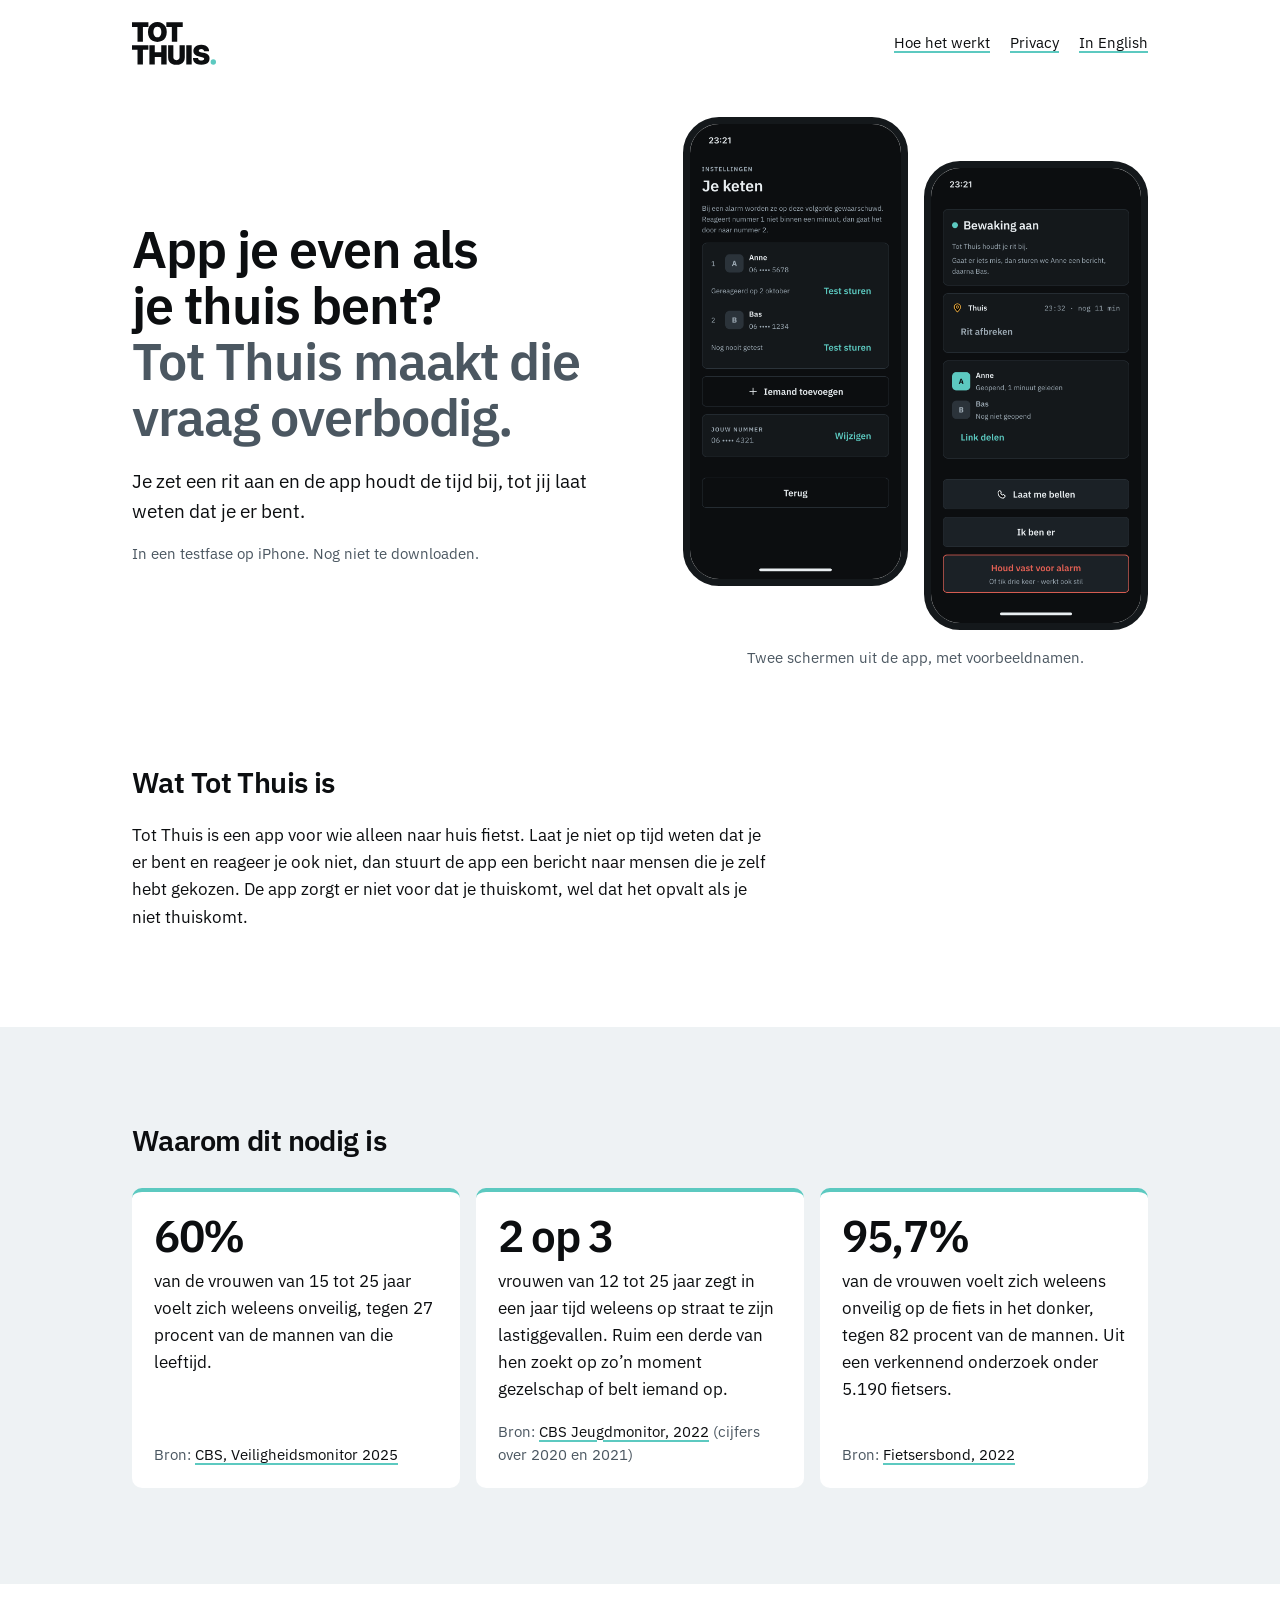
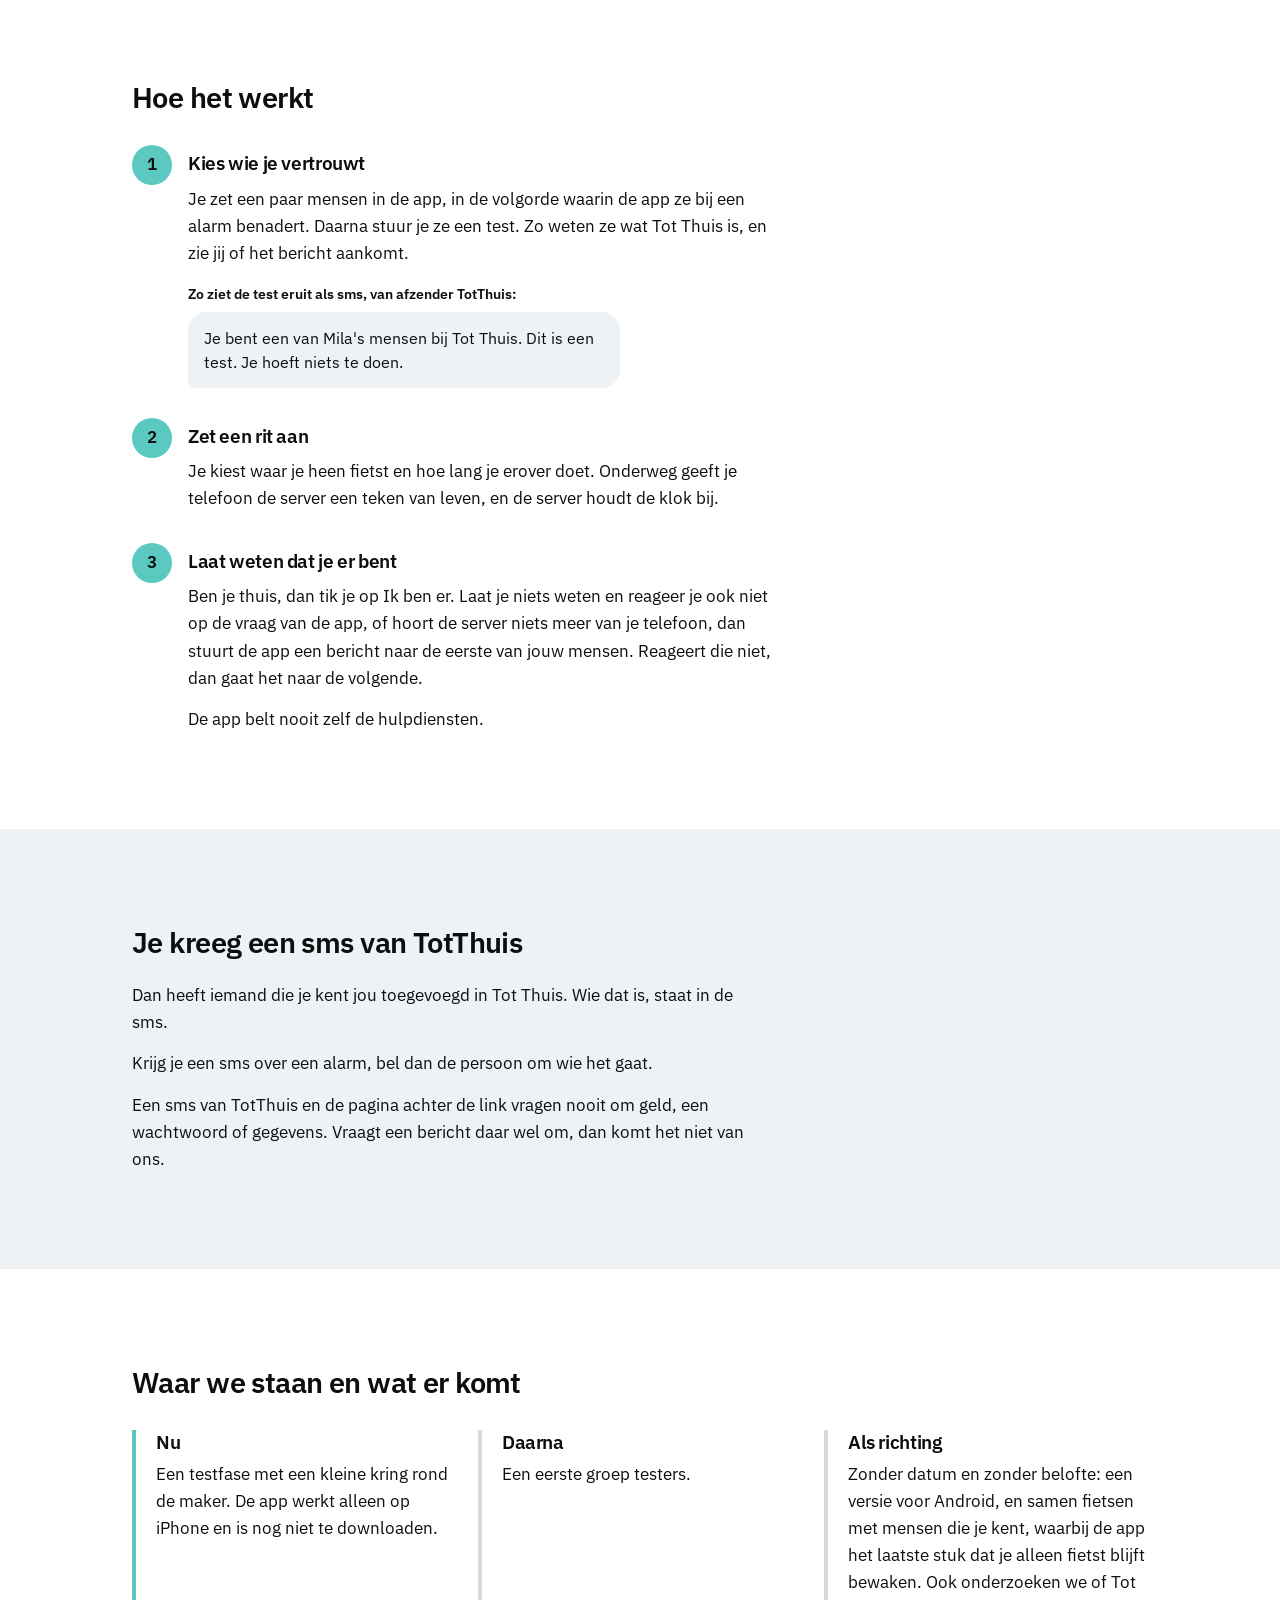
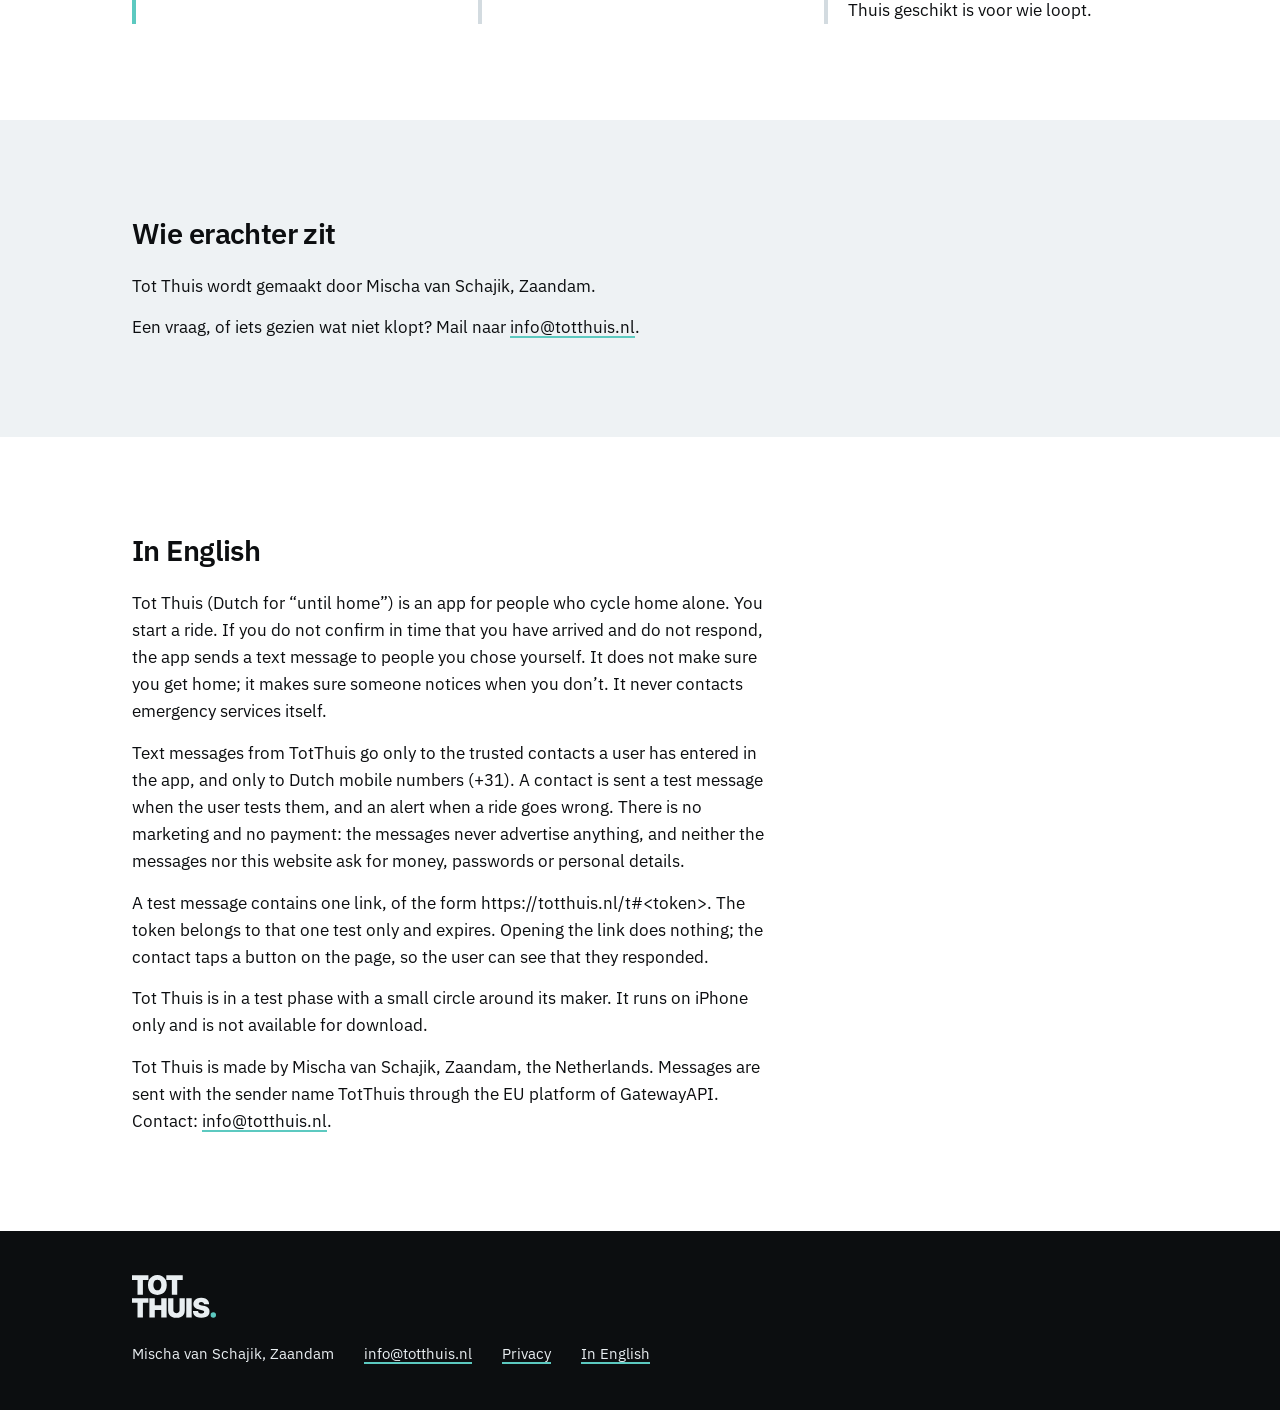
<file: index.html>
<!doctype html>
<html lang="nl">
<head>
<meta charset="utf-8">
<meta name="viewport" content="width=device-width, initial-scale=1">
<meta name="description" content="Tot Thuis is een app voor wie alleen naar huis fietst. Laat je niet op tijd weten dat je er bent, dan stuurt de app een bericht naar mensen die je zelf hebt gekozen.">
<title>Tot Thuis</title>
<link rel="stylesheet" href="stijl.css">
</head>
<body>
<header class="breed kop">
  <a class="merk" href="./" aria-label="Tot Thuis"><!-- woordmerk --><svg viewBox="0 0 434.21 221.22" width="84" height="42.8" aria-hidden="true" focusable="false"><path d="M0 25.23L0 1.61L84.83 1.61L84.83 25.23L56.38 25.23L56.38 101.61L28.46 101.61L28.46 25.23L0 25.23ZM131.14 103.22Q117.51 103.22 106.47 97.25Q95.43 91.28 88.99 79.77Q82.55 68.26 82.55 51.68Q82.55 34.97 88.99 23.42Q95.43 11.88 106.47 5.94Q117.51 0 131.14 0Q144.76 0 155.77 5.94Q166.77 11.88 173.25 23.42Q179.73 34.97 179.73 51.68Q179.73 68.32 173.25 79.83Q166.77 91.34 155.77 97.28Q144.76 103.22 131.14 103.22ZM131.14 79.06Q137.71 79.06 142.28 75.81Q146.84 72.55 149.19 66.41Q151.54 60.27 151.54 51.68Q151.54 43.02 149.19 36.85Q146.84 30.67 142.28 27.42Q137.71 24.16 131.14 24.16Q124.63 24.16 120.06 27.42Q115.5 30.67 113.12 36.85Q110.73 43.02 110.73 51.68Q110.73 60.27 113.12 66.41Q115.5 72.55 120.06 75.81Q124.63 79.06 131.14 79.06ZM177.44 25.23L177.44 1.61L262.27 1.61L262.27 25.23L233.82 25.23L233.82 101.61L205.9 101.61L205.9 25.23L177.44 25.23ZM0 143.23L0 119.61L84.83 119.61L84.83 143.23L56.38 143.23L56.38 219.61L28.46 219.61L28.46 143.23L0 143.23ZM89.86 219.61L89.86 119.61L117.78 119.61L117.78 156.99L151.07 156.99L151.07 119.61L178.99 119.61L178.99 219.61L151.07 219.61L151.07 180.62L117.78 180.62L117.78 219.61L89.86 219.61ZM229.79 221.22Q216.72 221.22 207.05 216.62Q197.38 212.03 192.04 203.66Q186.7 195.29 186.7 184.04L186.7 119.61L213.82 119.61L213.82 181.76Q213.82 186.39 215.9 189.98Q217.98 193.57 221.56 195.65Q225.14 197.73 229.82 197.73Q234.49 197.73 238.08 195.67Q241.66 193.61 243.71 190.03Q245.76 186.46 245.76 181.76L245.76 119.61L272.88 119.61L272.88 184.03Q272.88 195.32 267.55 203.68Q262.22 212.05 252.54 216.64Q242.86 221.22 229.79 221.22ZM308.51 119.61L308.51 219.61L280.59 219.61L280.59 119.61L308.51 119.61ZM358.11 221.22Q344.28 221.22 334.68 217.19Q325.09 213.17 320.12 205.35Q315.15 197.53 315.15 186.32L341.53 186.32Q341.73 190.35 343.84 193.23Q345.96 196.12 349.68 197.66Q353.41 199.21 358.44 199.21Q362.87 199.21 366.16 198.1Q369.45 196.99 371.29 195.01Q373.14 193.03 373.14 190.42Q373.14 188 371.39 186.19Q369.65 184.38 366.03 183.03Q362.4 181.69 356.76 180.62L346.83 178.74Q332.33 175.99 324.68 168.54Q317.03 161.09 317.03 149.95Q317.03 140.42 322.2 133.23Q327.37 126.05 336.56 122.03Q345.76 118 357.9 118Q370.39 118 379.38 121.96Q388.37 125.92 393.34 133.37Q398.31 140.82 398.64 151.29L373.01 151.29Q372.54 146.05 368.61 143.03Q364.68 140.01 358.44 140.01Q354.55 140.01 351.53 141.12Q348.51 142.23 346.8 144.14Q345.09 146.05 345.09 148.6Q345.09 151.02 346.63 152.7Q348.17 154.38 351.5 155.62Q354.82 156.86 359.98 157.8L368.04 159.28Q376.63 160.89 382.84 163.37Q389.05 165.85 393.01 169.41Q396.96 172.97 398.84 177.66Q400.72 182.36 400.72 188.34Q400.72 198.81 395.72 206.15Q390.72 213.5 381.19 217.36Q371.66 221.22 358.11 221.22Z" fill="currentColor"/><circle class="stip" cx="420.25" cy="206.93" r="13.96"/></svg><!-- /woordmerk --></a>
  <nav aria-label="Op deze pagina">
    <a href="#hoe">Hoe het werkt</a>
    <a href="privacy">Privacy</a>
    <a href="#english" lang="en">In English</a>
  </nav>
</header>

<main>
  <section class="breed opening">
    <div>
      <h1>App je even als je thuis bent? <span>Tot&nbsp;Thuis maakt die vraag overbodig.</span></h1>
      <p class="uitleg">Je zet een rit aan en de app houdt de tijd bij, tot jij laat weten dat je er bent.</p>
      <p class="stand gedempt klein">In een testfase op iPhone. Nog niet te downloaden.</p>
    </div>
    <div>
      <div class="toestellen">
        <figure class="toestel"><img src="beeld/keten.png" width="780" height="1688" alt="Het scherm Je keten: Anne en Bas staan als vertrouwenspersonen op volgorde, en Anne heeft op 2 oktober op een test gereageerd."></figure>
        <figure class="toestel"><img src="beeld/rit.png" width="780" height="1688" alt="Het scherm tijdens een rit: bewaking aan, onderweg naar Thuis, verwacht om 23:32. Gaat er iets mis, dan stuurt de app Anne een bericht, daarna Bas."></figure>
      </div>
      <p class="onderschrift gedempt klein">Twee schermen uit de app, met voorbeeldnamen.</p>
    </div>
  </section>

  <section class="blok">
    <div class="breed">
      <div class="smal">
        <h2>Wat Tot Thuis is</h2>
        <p>Tot Thuis is een app voor wie alleen naar huis fietst. Laat je niet op tijd weten dat je er bent en reageer je ook niet, dan stuurt de app een bericht naar mensen die je zelf hebt gekozen. De app zorgt er niet voor dat je thuiskomt, wel dat het opvalt als je niet thuiskomt.</p>
      </div>
    </div>
  </section>

  <section class="blok vlak">
    <div class="breed">
      <h2>Waarom dit nodig is</h2>
      <div class="cijfers">
        <article class="cijfer">
          <p class="getal">60%</p>
          <p>van de vrouwen van 15 tot 25 jaar voelt zich weleens onveilig, tegen 27 procent van de mannen van die leeftijd.</p>
          <p class="bron klein gedempt">Bron: <a href="https://www.cbs.nl/nl-nl/nieuws/2026/10/meer-mensen-voelen-zich-onveilig">CBS, Veiligheidsmonitor 2025</a></p>
        </article>
        <article class="cijfer">
          <p class="getal">2 op 3</p>
          <p>vrouwen van 12 tot 25 jaar zegt in een jaar tijd weleens op straat te zijn lastiggevallen. Ruim een derde van hen zoekt op zo’n moment gezelschap of belt iemand op.</p>
          <p class="bron klein gedempt">Bron: <a href="https://jeugdmonitor.cbs.nl/publicatie/Twee-op-de-drie-jonge-vrouwen-lastiggevallen-op-straat">CBS Jeugdmonitor, 2022</a> (cijfers over 2020 en 2021)</p>
        </article>
        <article class="cijfer">
          <p class="getal">95,7%</p>
          <p>van de vrouwen voelt zich weleens onveilig op de fiets in het donker, tegen 82 procent van de mannen. Uit een verkennend onderzoek onder 5.190 fietsers.</p>
          <p class="bron klein gedempt">Bron: <a href="https://www.fietsersbond.nl/nieuws/onderzoek-fietsen-in-het-donker/">Fietsersbond, 2022</a></p>
        </article>
      </div>
    </div>
  </section>

  <section class="blok" id="hoe">
    <div class="breed">
      <div class="smal">
        <h2>Hoe het werkt</h2>
        <ol class="stappen">
          <li>
            <span class="nummer" aria-hidden="true">1</span>
            <div>
              <h3>Kies wie je vertrouwt</h3>
              <p>Je zet een paar mensen in de app, in de volgorde waarin de app ze bij een alarm benadert. Daarna stuur je ze een test. Zo weten ze wat Tot Thuis is, en zie jij of het bericht aankomt.</p>
              <figure class="sms">
                <figcaption>Zo ziet de test eruit als sms, van afzender TotThuis:</figcaption>
                <blockquote>Je bent een van Mila's mensen bij Tot Thuis. Dit is een test. Je hoeft niets te doen.</blockquote>
              </figure>
            </div>
          </li>
          <li>
            <span class="nummer" aria-hidden="true">2</span>
            <div>
              <h3>Zet een rit aan</h3>
              <p>Je kiest waar je heen fietst en hoe lang je erover doet. Onderweg geeft je telefoon de server een teken van leven, en de server houdt de klok bij.</p>
            </div>
          </li>
          <li>
            <span class="nummer" aria-hidden="true">3</span>
            <div>
              <h3>Laat weten dat je er bent</h3>
              <p>Ben je thuis, dan tik je op Ik ben er. Laat je niets weten en reageer je ook niet op de vraag van de app, of hoort de server niets meer van je telefoon, dan stuurt de app een bericht naar de eerste van jouw mensen. Reageert die niet, dan gaat het naar de volgende.</p>
              <p>De app belt nooit zelf de hulpdiensten.</p>
            </div>
          </li>
        </ol>
      </div>
    </div>
  </section>

  <section class="blok vlak">
    <div class="breed">
      <div class="smal">
        <h2>Je kreeg een sms van TotThuis</h2>
        <p>Dan heeft iemand die je kent jou toegevoegd in Tot Thuis. Wie dat is, staat in de sms.</p>
        <p>Krijg je een sms over een alarm, bel dan de persoon om wie het gaat.</p>
        <p>Een sms van TotThuis en de pagina achter de link vragen nooit om geld, een wachtwoord of gegevens. Vraagt een bericht daar wel om, dan komt het niet van ons.</p>
      </div>
    </div>
  </section>

  <section class="blok">
    <div class="breed">
      <h2>Waar we staan en wat er komt</h2>
      <div class="tijdlijn">
        <section class="fase nu">
          <h3>Nu</h3>
          <p>Een testfase met een kleine kring rond de maker. De app werkt alleen op iPhone en is nog niet te downloaden.</p>
        </section>
        <section class="fase">
          <h3>Daarna</h3>
          <p>Een eerste groep testers.</p>
        </section>
        <section class="fase">
          <h3>Als richting</h3>
          <p>Zonder datum en zonder belofte: een versie voor Android, en samen fietsen met mensen die je kent, waarbij de app het laatste stuk dat je alleen fietst blijft bewaken. Ook onderzoeken we of Tot Thuis geschikt is voor wie loopt.</p>
        </section>
      </div>
    </div>
  </section>

  <section class="blok vlak">
    <div class="breed">
      <div class="smal">
        <h2>Wie erachter zit</h2>
        <p>Tot Thuis wordt gemaakt door Mischa van Schajik, Zaandam.</p>
        <p>Een vraag, of iets gezien wat niet klopt? Mail naar <a href="mailto:info@totthuis.nl">info@totthuis.nl</a>.</p>
      </div>
    </div>
  </section>

  <section class="blok" id="english" lang="en">
    <div class="breed">
      <div class="smal">
        <h2>In English</h2>
        <p>Tot Thuis (Dutch for “until home”) is an app for people who cycle home alone. You start a ride. If you do not confirm in time that you have arrived and do not respond, the app sends a text message to people you chose yourself. It does not make sure you get home; it makes sure someone notices when you don’t. It never contacts emergency services itself.</p>
        <p>Text messages from TotThuis go only to the trusted contacts a user has entered in the app, and only to Dutch mobile numbers (+31). A contact is sent a test message when the user tests them, and an alert when a ride goes wrong. There is no marketing and no payment: the messages never advertise anything, and neither the messages nor this website ask for money, passwords or personal details.</p>
        <p>A test message contains one link, of the form https://totthuis.nl/t#&lt;token&gt;. The token belongs to that one test only and expires. Opening the link does nothing; the contact taps a button on the page, so the user can see that they responded.</p>
        <p>Tot Thuis is in a test phase with a small circle around its maker. It runs on iPhone only and is not available for download.</p>
        <p>Tot Thuis is made by Mischa van Schajik, Zaandam, the Netherlands. Messages are sent with the sender name TotThuis through the EU platform of GatewayAPI. Contact: <a href="mailto:info@totthuis.nl">info@totthuis.nl</a>.</p>
      </div>
    </div>
  </section>
</main>

<footer class="voet">
  <div class="breed">
    <a class="merk" href="./" aria-label="Tot Thuis"><!-- woordmerk --><svg viewBox="0 0 434.21 221.22" width="84" height="42.8" aria-hidden="true" focusable="false"><path d="M0 25.23L0 1.61L84.83 1.61L84.83 25.23L56.38 25.23L56.38 101.61L28.46 101.61L28.46 25.23L0 25.23ZM131.14 103.22Q117.51 103.22 106.47 97.25Q95.43 91.28 88.99 79.77Q82.55 68.26 82.55 51.68Q82.55 34.97 88.99 23.42Q95.43 11.88 106.47 5.94Q117.51 0 131.14 0Q144.76 0 155.77 5.94Q166.77 11.88 173.25 23.42Q179.73 34.97 179.73 51.68Q179.73 68.32 173.25 79.83Q166.77 91.34 155.77 97.28Q144.76 103.22 131.14 103.22ZM131.14 79.06Q137.71 79.06 142.28 75.81Q146.84 72.55 149.19 66.41Q151.54 60.27 151.54 51.68Q151.54 43.02 149.19 36.85Q146.84 30.67 142.28 27.42Q137.71 24.16 131.14 24.16Q124.63 24.16 120.06 27.42Q115.5 30.67 113.12 36.85Q110.73 43.02 110.73 51.68Q110.73 60.27 113.12 66.41Q115.5 72.55 120.06 75.81Q124.63 79.06 131.14 79.06ZM177.44 25.23L177.44 1.61L262.27 1.61L262.27 25.23L233.82 25.23L233.82 101.61L205.9 101.61L205.9 25.23L177.44 25.23ZM0 143.23L0 119.61L84.83 119.61L84.83 143.23L56.38 143.23L56.38 219.61L28.46 219.61L28.46 143.23L0 143.23ZM89.86 219.61L89.86 119.61L117.78 119.61L117.78 156.99L151.07 156.99L151.07 119.61L178.99 119.61L178.99 219.61L151.07 219.61L151.07 180.62L117.78 180.62L117.78 219.61L89.86 219.61ZM229.79 221.22Q216.72 221.22 207.05 216.62Q197.38 212.03 192.04 203.66Q186.7 195.29 186.7 184.04L186.7 119.61L213.82 119.61L213.82 181.76Q213.82 186.39 215.9 189.98Q217.98 193.57 221.56 195.65Q225.14 197.73 229.82 197.73Q234.49 197.73 238.08 195.67Q241.66 193.61 243.71 190.03Q245.76 186.46 245.76 181.76L245.76 119.61L272.88 119.61L272.88 184.03Q272.88 195.32 267.55 203.68Q262.22 212.05 252.54 216.64Q242.86 221.22 229.79 221.22ZM308.51 119.61L308.51 219.61L280.59 219.61L280.59 119.61L308.51 119.61ZM358.11 221.22Q344.28 221.22 334.68 217.19Q325.09 213.17 320.12 205.35Q315.15 197.53 315.15 186.32L341.53 186.32Q341.73 190.35 343.84 193.23Q345.96 196.12 349.68 197.66Q353.41 199.21 358.44 199.21Q362.87 199.21 366.16 198.1Q369.45 196.99 371.29 195.01Q373.14 193.03 373.14 190.42Q373.14 188 371.39 186.19Q369.65 184.38 366.03 183.03Q362.4 181.69 356.76 180.62L346.83 178.74Q332.33 175.99 324.68 168.54Q317.03 161.09 317.03 149.95Q317.03 140.42 322.2 133.23Q327.37 126.05 336.56 122.03Q345.76 118 357.9 118Q370.39 118 379.38 121.96Q388.37 125.92 393.34 133.37Q398.31 140.82 398.64 151.29L373.01 151.29Q372.54 146.05 368.61 143.03Q364.68 140.01 358.44 140.01Q354.55 140.01 351.53 141.12Q348.51 142.23 346.8 144.14Q345.09 146.05 345.09 148.6Q345.09 151.02 346.63 152.7Q348.17 154.38 351.5 155.62Q354.82 156.86 359.98 157.8L368.04 159.28Q376.63 160.89 382.84 163.37Q389.05 165.85 393.01 169.41Q396.96 172.97 398.84 177.66Q400.72 182.36 400.72 188.34Q400.72 198.81 395.72 206.15Q390.72 213.5 381.19 217.36Q371.66 221.22 358.11 221.22Z" fill="currentColor"/><circle class="stip" cx="420.25" cy="206.93" r="13.96"/></svg><!-- /woordmerk --></a>
    <p class="regels">
      <span>Mischa van Schajik, Zaandam</span>
      <a href="mailto:info@totthuis.nl">info@totthuis.nl</a>
      <a href="privacy">Privacy</a>
      <a href="#english" lang="en">In English</a>
    </p>
  </div>
</footer>
</body>
</html>
</file>
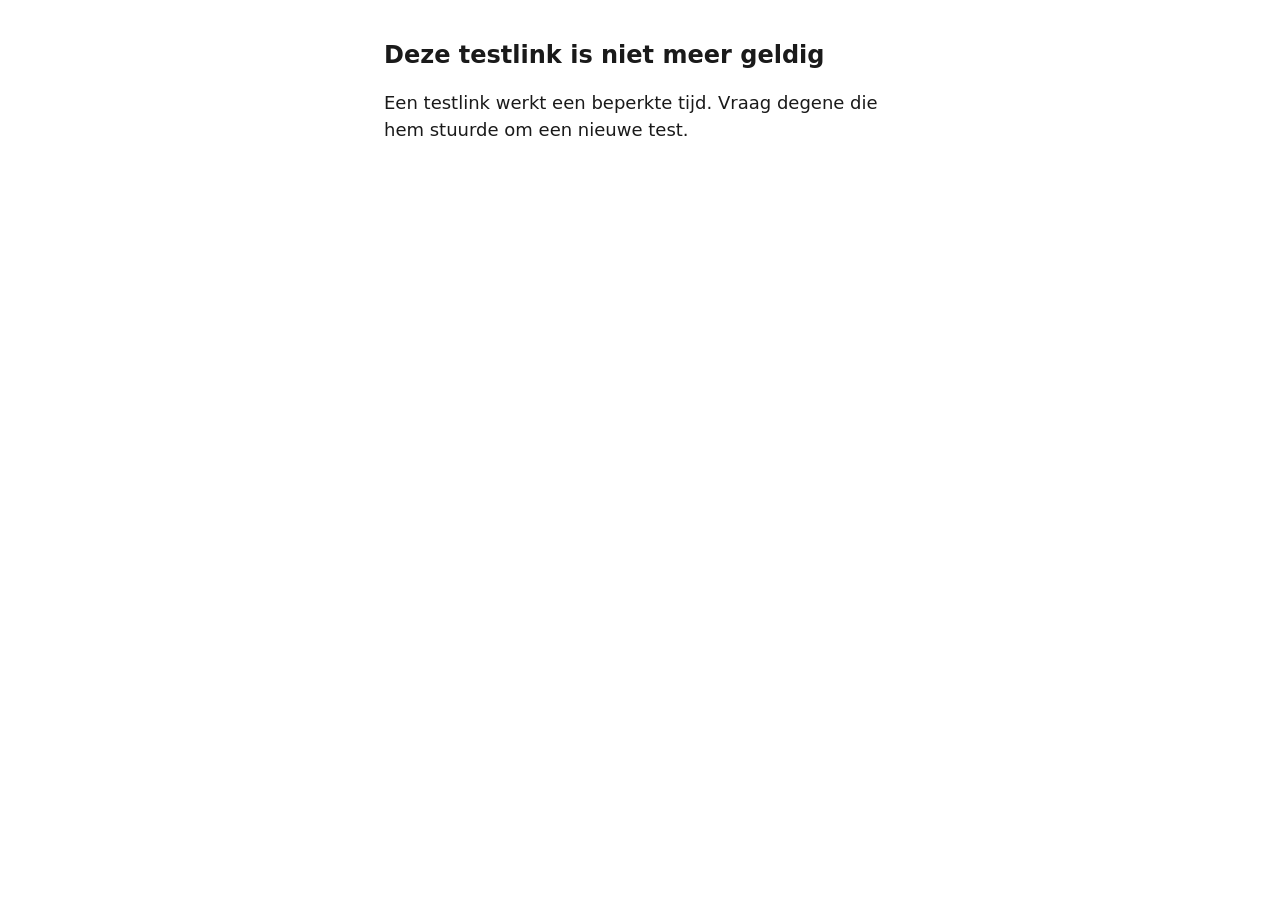
<file: test/index.html>
<!doctype html>
<html lang="nl">
<head>
<meta charset="utf-8">
<meta name="viewport" content="width=device-width, initial-scale=1">
<meta name="robots" content="noindex">
<meta name="referrer" content="no-referrer">
<title>Test van SamenFiets</title>
<style>
  body { margin: 0; padding: 24px 16px; font: 18px/1.5 system-ui, -apple-system, sans-serif; color: #1a1a1a; background: #ffffff; }
  main { max-width: 32rem; margin: 0 auto; }
  h1 { font-size: 1.5rem; line-height: 1.3; }
  h2 { font-size: 1.1rem; margin-top: 2rem; }
  button { font: inherit; font-weight: 600; padding: 16px 24px; border: 0; border-radius: 12px; background: #1a1a1a; color: #ffffff; width: 100%; }
  button[disabled] { opacity: 0.5; }
  a { color: #1a1a1a; }
</style>
</head>
<body>
<main>
  <h1 id="titel">Dit is een test van SamenFiets</h1>
  <div id="tekst"></div>
  <button id="knop" type="button" hidden></button>
  <section id="uitnodiging" hidden>
    <h2 id="uitnodiging-titel"></h2>
    <p id="uitnodiging-tekst"></p>
    <p id="uitnodiging-link"></p>
  </section>
</main>
<noscript><p>Deze pagina heeft JavaScript nodig om je reactie te versturen.</p></noscript>
<script type="module">
  import { API } from './config.js'
  import { inhoud, staatNaAntwoord, tokenUitHash } from './pagina.js'

  const token = tokenUitHash(location.hash)
  const $ = (id) => document.getElementById(id)

  function toon(staat) {
    const i = inhoud(staat)
    $('titel').textContent = i.titel
    document.title = `${i.titel} — SamenFiets`
    const tekst = $('tekst')
    tekst.replaceChildren(...i.alineas.map((a) => Object.assign(document.createElement('p'), { textContent: a })))
    const knop = $('knop')
    knop.hidden = !i.knop
    knop.disabled = false
    knop.textContent = i.knop ?? ''
    const u = $('uitnodiging')
    u.hidden = !i.uitnodiging
    if (i.uitnodiging) {
      $('uitnodiging-titel').textContent = i.uitnodiging.titel
      $('uitnodiging-tekst').textContent = i.uitnodiging.tekst
      const plek = $('uitnodiging-link')
      if (i.uitnodiging.link) {
        const a = Object.assign(document.createElement('a'), { href: i.uitnodiging.link, textContent: 'Haal de app' })
        plek.replaceChildren(a)
      } else {
        plek.textContent = i.uitnodiging.zonderLink
      }
    }
  }

  // Reageren is de knop: bij het laden gaat er niets de deur uit.
  async function reageer() {
    toon({ soort: 'bezig' })
    try {
      const antwoord = await fetch(API, {
        method: 'POST',
        headers: { 'Content-Type': 'application/json' },
        body: JSON.stringify({ token }),
      })
      const body = await antwoord.json().catch(() => null)
      toon(staatNaAntwoord(antwoord.status, body))
    } catch {
      toon({ soort: 'storing' })
    }
  }

  $('knop').addEventListener('click', () => void reageer())
  toon(token ? { soort: 'vraag' } : { soort: 'ongeldig' })
</script>
</body>
</html>
</file>
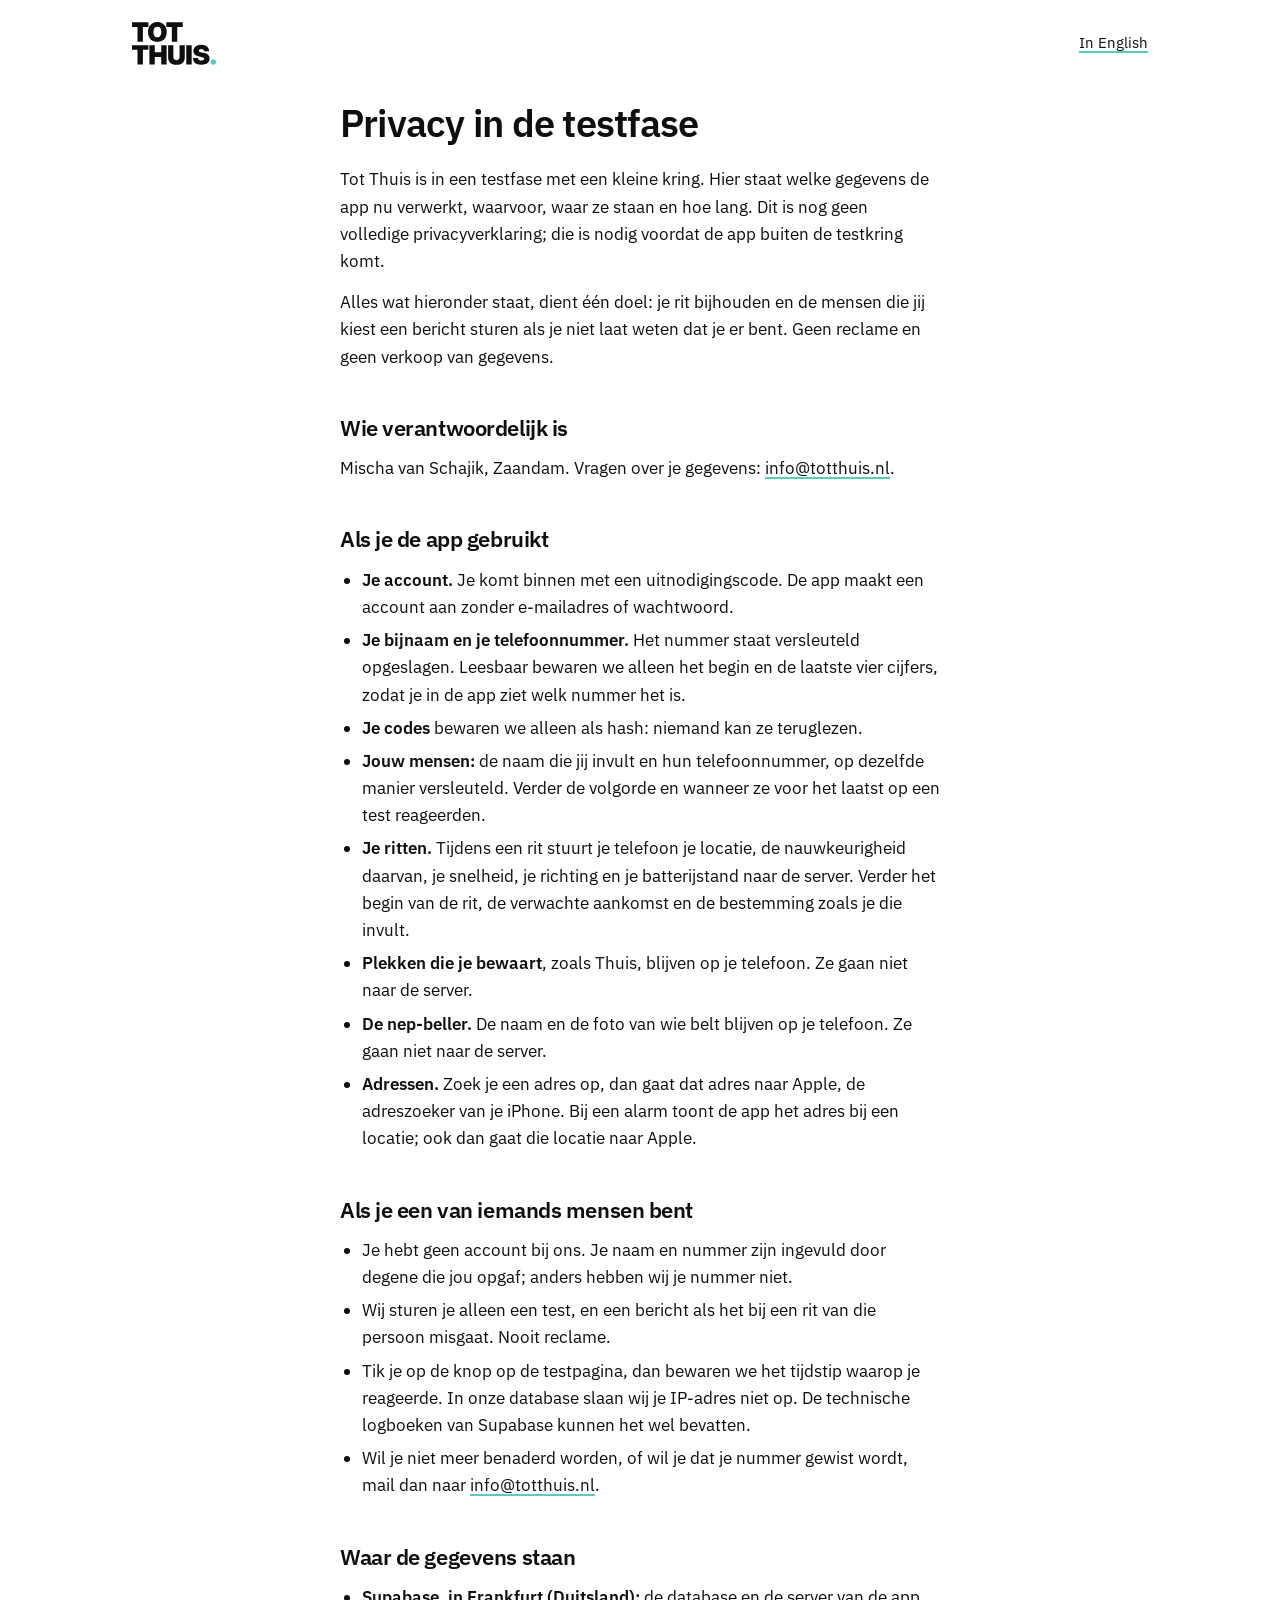
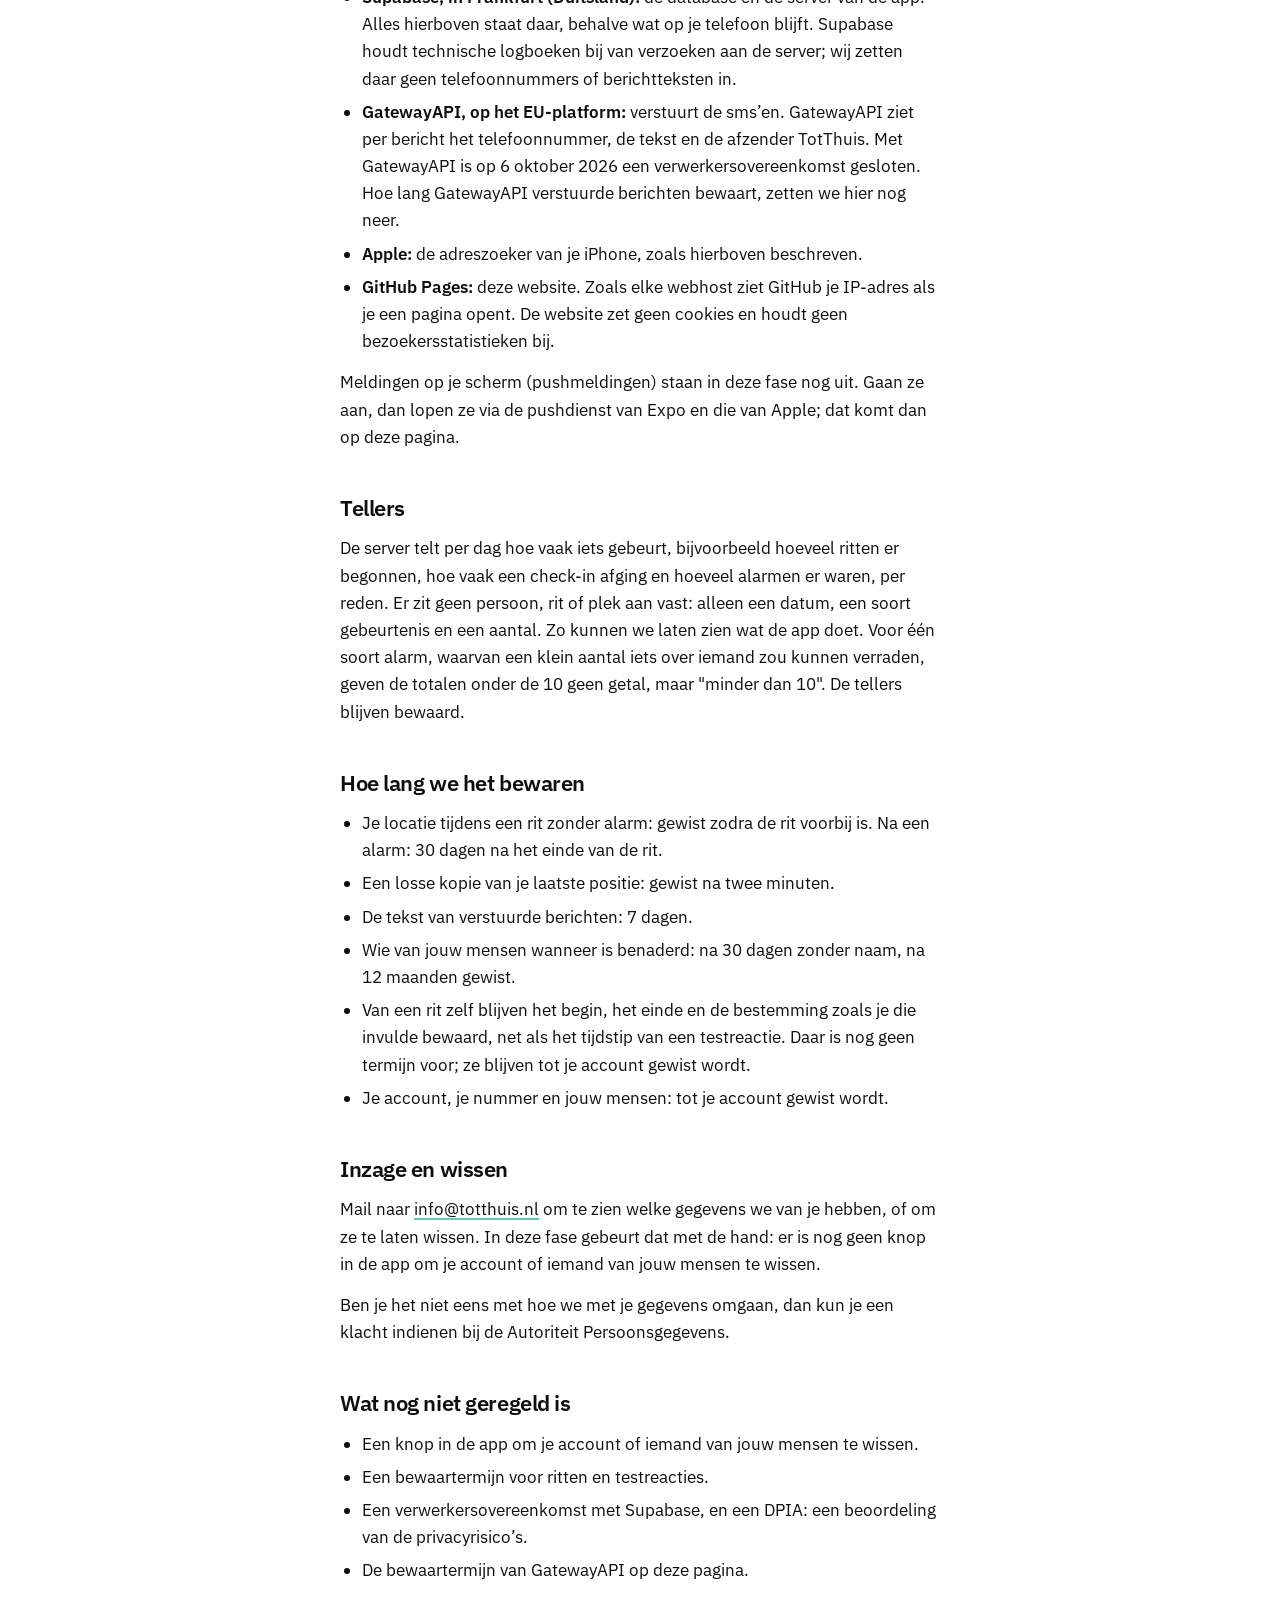
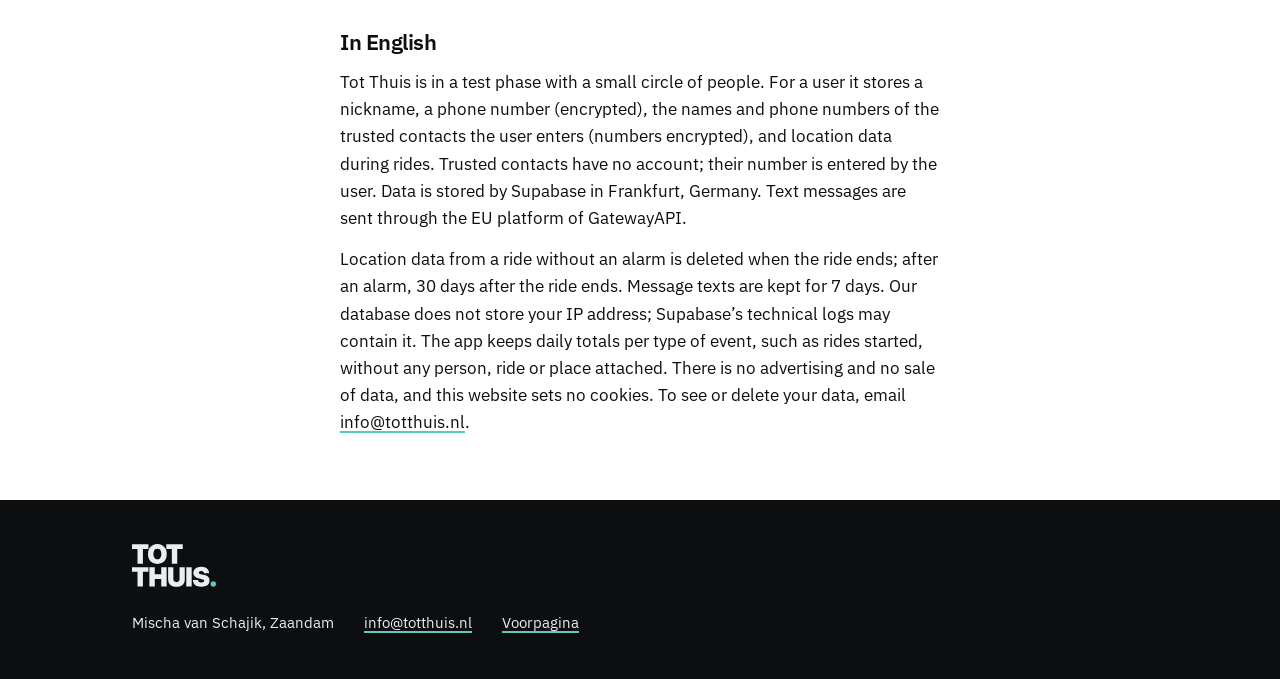
<file: privacy.html>
<!doctype html>
<html lang="nl">
<head>
<meta charset="utf-8">
<meta name="viewport" content="width=device-width, initial-scale=1">
<meta name="description" content="Welke gegevens Tot Thuis in de testfase verwerkt, waar ze staan en hoe lang.">
<title>Privacy · Tot Thuis</title>
<link rel="stylesheet" href="stijl.css">
</head>
<body>
<header class="breed kop">
  <a class="merk" href="./" aria-label="Tot Thuis"><!-- woordmerk --><svg viewBox="0 0 434.21 221.22" width="84" height="42.8" aria-hidden="true" focusable="false"><path d="M0 25.23L0 1.61L84.83 1.61L84.83 25.23L56.38 25.23L56.38 101.61L28.46 101.61L28.46 25.23L0 25.23ZM131.14 103.22Q117.51 103.22 106.47 97.25Q95.43 91.28 88.99 79.77Q82.55 68.26 82.55 51.68Q82.55 34.97 88.99 23.42Q95.43 11.88 106.47 5.94Q117.51 0 131.14 0Q144.76 0 155.77 5.94Q166.77 11.88 173.25 23.42Q179.73 34.97 179.73 51.68Q179.73 68.32 173.25 79.83Q166.77 91.34 155.77 97.28Q144.76 103.22 131.14 103.22ZM131.14 79.06Q137.71 79.06 142.28 75.81Q146.84 72.55 149.19 66.41Q151.54 60.27 151.54 51.68Q151.54 43.02 149.19 36.85Q146.84 30.67 142.28 27.42Q137.71 24.16 131.14 24.16Q124.63 24.16 120.06 27.42Q115.5 30.67 113.12 36.85Q110.73 43.02 110.73 51.68Q110.73 60.27 113.12 66.41Q115.5 72.55 120.06 75.81Q124.63 79.06 131.14 79.06ZM177.44 25.23L177.44 1.61L262.27 1.61L262.27 25.23L233.82 25.23L233.82 101.61L205.9 101.61L205.9 25.23L177.44 25.23ZM0 143.23L0 119.61L84.83 119.61L84.83 143.23L56.38 143.23L56.38 219.61L28.46 219.61L28.46 143.23L0 143.23ZM89.86 219.61L89.86 119.61L117.78 119.61L117.78 156.99L151.07 156.99L151.07 119.61L178.99 119.61L178.99 219.61L151.07 219.61L151.07 180.62L117.78 180.62L117.78 219.61L89.86 219.61ZM229.79 221.22Q216.72 221.22 207.05 216.62Q197.38 212.03 192.04 203.66Q186.7 195.29 186.7 184.04L186.7 119.61L213.82 119.61L213.82 181.76Q213.82 186.39 215.9 189.98Q217.98 193.57 221.56 195.65Q225.14 197.73 229.82 197.73Q234.49 197.73 238.08 195.67Q241.66 193.61 243.71 190.03Q245.76 186.46 245.76 181.76L245.76 119.61L272.88 119.61L272.88 184.03Q272.88 195.32 267.55 203.68Q262.22 212.05 252.54 216.64Q242.86 221.22 229.79 221.22ZM308.51 119.61L308.51 219.61L280.59 219.61L280.59 119.61L308.51 119.61ZM358.11 221.22Q344.28 221.22 334.68 217.19Q325.09 213.17 320.12 205.35Q315.15 197.53 315.15 186.32L341.53 186.32Q341.73 190.35 343.84 193.23Q345.96 196.12 349.68 197.66Q353.41 199.21 358.44 199.21Q362.87 199.21 366.16 198.1Q369.45 196.99 371.29 195.01Q373.14 193.03 373.14 190.42Q373.14 188 371.39 186.19Q369.65 184.38 366.03 183.03Q362.4 181.69 356.76 180.62L346.83 178.74Q332.33 175.99 324.68 168.54Q317.03 161.09 317.03 149.95Q317.03 140.42 322.2 133.23Q327.37 126.05 336.56 122.03Q345.76 118 357.9 118Q370.39 118 379.38 121.96Q388.37 125.92 393.34 133.37Q398.31 140.82 398.64 151.29L373.01 151.29Q372.54 146.05 368.61 143.03Q364.68 140.01 358.44 140.01Q354.55 140.01 351.53 141.12Q348.51 142.23 346.8 144.14Q345.09 146.05 345.09 148.6Q345.09 151.02 346.63 152.7Q348.17 154.38 351.5 155.62Q354.82 156.86 359.98 157.8L368.04 159.28Q376.63 160.89 382.84 163.37Q389.05 165.85 393.01 169.41Q396.96 172.97 398.84 177.66Q400.72 182.36 400.72 188.34Q400.72 198.81 395.72 206.15Q390.72 213.5 381.19 217.36Q371.66 221.22 358.11 221.22Z" fill="currentColor"/><circle class="stip" cx="420.25" cy="206.93" r="13.96"/></svg><!-- /woordmerk --></a>
  <nav aria-label="Op deze pagina">
    <a href="#english" lang="en">In English</a>
  </nav>
</header>

<main class="kolom">
  <h1>Privacy in de testfase</h1>
  <p>Tot Thuis is in een testfase met een kleine kring. Hier staat welke gegevens de app nu verwerkt, waarvoor, waar ze staan en hoe lang. Dit is nog geen volledige privacyverklaring; die is nodig voordat de app buiten de testkring komt.</p>
  <p>Alles wat hieronder staat, dient één doel: je rit bijhouden en de mensen die jij kiest een bericht sturen als je niet laat weten dat je er bent. Geen reclame en geen verkoop van gegevens.</p>

  <h2>Wie verantwoordelijk is</h2>
  <p>Mischa van Schajik, Zaandam. Vragen over je gegevens: <a href="mailto:info@totthuis.nl">info@totthuis.nl</a>.</p>

  <h2>Als je de app gebruikt</h2>
  <ul>
    <li><strong>Je account.</strong> Je komt binnen met een uitnodigingscode. De app maakt een account aan zonder e-mailadres of wachtwoord.</li>
    <li><strong>Je bijnaam en je telefoonnummer.</strong> Het nummer staat versleuteld opgeslagen. Leesbaar bewaren we alleen het begin en de laatste vier cijfers, zodat je in de app ziet welk nummer het is.</li>
    <li><strong>Je codes</strong> bewaren we alleen als hash: niemand kan ze teruglezen.</li>
    <li><strong>Jouw mensen:</strong> de naam die jij invult en hun telefoonnummer, op dezelfde manier versleuteld. Verder de volgorde en wanneer ze voor het laatst op een test reageerden.</li>
    <li><strong>Je ritten.</strong> Tijdens een rit stuurt je telefoon je locatie, de nauwkeurigheid daarvan, je snelheid, je richting en je batterijstand naar de server. Verder het begin van de rit, de verwachte aankomst en de bestemming zoals je die invult.</li>
    <li><strong>Plekken die je bewaart</strong>, zoals Thuis, blijven op je telefoon. Ze gaan niet naar de server.</li>
    <li><strong>De nep-beller.</strong> De naam en de foto van wie belt blijven op je telefoon. Ze gaan niet naar de server.</li>
    <li><strong>Adressen.</strong> Zoek je een adres op, dan gaat dat adres naar Apple, de adreszoeker van je iPhone. Bij een alarm toont de app het adres bij een locatie; ook dan gaat die locatie naar Apple.</li>
  </ul>

  <h2>Als je een van iemands mensen bent</h2>
  <ul>
    <li>Je hebt geen account bij ons. Je naam en nummer zijn ingevuld door degene die jou opgaf; anders hebben wij je nummer niet.</li>
    <li>Wij sturen je alleen een test, en een bericht als het bij een rit van die persoon misgaat. Nooit reclame.</li>
    <li>Tik je op de knop op de testpagina, dan bewaren we het tijdstip waarop je reageerde. In onze database slaan wij je IP-adres niet op. De technische logboeken van Supabase kunnen het wel bevatten.</li>
    <li>Wil je niet meer benaderd worden, of wil je dat je nummer gewist wordt, mail dan naar <a href="mailto:info@totthuis.nl">info@totthuis.nl</a>.</li>
  </ul>

  <h2>Waar de gegevens staan</h2>
  <ul>
    <li><strong>Supabase, in Frankfurt (Duitsland):</strong> de database en de server van de app. Alles hierboven staat daar, behalve wat op je telefoon blijft. Supabase houdt technische logboeken bij van verzoeken aan de server; wij zetten daar geen telefoonnummers of berichtteksten in.</li>
    <li><strong>GatewayAPI, op het EU-platform:</strong> verstuurt de sms’en. GatewayAPI ziet per bericht het telefoonnummer, de tekst en de afzender TotThuis. Met GatewayAPI is op 6 oktober 2026 een verwerkersovereenkomst gesloten. Hoe lang GatewayAPI verstuurde berichten bewaart, zetten we hier nog neer.</li>
    <li><strong>Apple:</strong> de adreszoeker van je iPhone, zoals hierboven beschreven.</li>
    <li><strong>GitHub Pages:</strong> deze website. Zoals elke webhost ziet GitHub je IP-adres als je een pagina opent. De website zet geen cookies en houdt geen bezoekersstatistieken bij.</li>
  </ul>
  <p>Meldingen op je scherm (pushmeldingen) staan in deze fase nog uit. Gaan ze aan, dan lopen ze via de pushdienst van Expo en die van Apple; dat komt dan op deze pagina.</p>

  <h2>Tellers</h2>
  <p>De server telt per dag hoe vaak iets gebeurt, bijvoorbeeld hoeveel ritten er begonnen, hoe vaak een check-in afging en hoeveel alarmen er waren, per reden. Er zit geen persoon, rit of plek aan vast: alleen een datum, een soort gebeurtenis en een aantal. Zo kunnen we laten zien wat de app doet. Voor één soort alarm, waarvan een klein aantal iets over iemand zou kunnen verraden, geven de totalen onder de 10 geen getal, maar "minder dan 10". De tellers blijven bewaard.</p>

  <h2>Hoe lang we het bewaren</h2>
  <ul>
    <li>Je locatie tijdens een rit zonder alarm: gewist zodra de rit voorbij is. Na een alarm: 30 dagen na het einde van de rit.</li>
    <li>Een losse kopie van je laatste positie: gewist na twee minuten.</li>
    <li>De tekst van verstuurde berichten: 7 dagen.</li>
    <li>Wie van jouw mensen wanneer is benaderd: na 30 dagen zonder naam, na 12 maanden gewist.</li>
    <li>Van een rit zelf blijven het begin, het einde en de bestemming zoals je die invulde bewaard, net als het tijdstip van een testreactie. Daar is nog geen termijn voor; ze blijven tot je account gewist wordt.</li>
    <li>Je account, je nummer en jouw mensen: tot je account gewist wordt.</li>
  </ul>

  <h2>Inzage en wissen</h2>
  <p>Mail naar <a href="mailto:info@totthuis.nl">info@totthuis.nl</a> om te zien welke gegevens we van je hebben, of om ze te laten wissen. In deze fase gebeurt dat met de hand: er is nog geen knop in de app om je account of iemand van jouw mensen te wissen.</p>
  <p>Ben je het niet eens met hoe we met je gegevens omgaan, dan kun je een klacht indienen bij de Autoriteit Persoonsgegevens.</p>

  <h2>Wat nog niet geregeld is</h2>
  <ul>
    <li>Een knop in de app om je account of iemand van jouw mensen te wissen.</li>
    <li>Een bewaartermijn voor ritten en testreacties.</li>
    <li>Een verwerkersovereenkomst met Supabase, en een DPIA: een beoordeling van de privacyrisico’s.</li>
    <li>De bewaartermijn van GatewayAPI op deze pagina.</li>
  </ul>

  <section id="english" lang="en">
    <h2>In English</h2>
    <p>Tot Thuis is in a test phase with a small circle of people. For a user it stores a nickname, a phone number (encrypted), the names and phone numbers of the trusted contacts the user enters (numbers encrypted), and location data during rides. Trusted contacts have no account; their number is entered by the user. Data is stored by Supabase in Frankfurt, Germany. Text messages are sent through the EU platform of GatewayAPI.</p>
    <p>Location data from a ride without an alarm is deleted when the ride ends; after an alarm, 30 days after the ride ends. Message texts are kept for 7 days. Our database does not store your IP address; Supabase’s technical logs may contain it. The app keeps daily totals per type of event, such as rides started, without any person, ride or place attached. There is no advertising and no sale of data, and this website sets no cookies. To see or delete your data, email <a href="mailto:info@totthuis.nl">info@totthuis.nl</a>.</p>
  </section>
</main>

<footer class="voet">
  <div class="breed">
    <a class="merk" href="./" aria-label="Tot Thuis"><!-- woordmerk --><svg viewBox="0 0 434.21 221.22" width="84" height="42.8" aria-hidden="true" focusable="false"><path d="M0 25.23L0 1.61L84.83 1.61L84.83 25.23L56.38 25.23L56.38 101.61L28.46 101.61L28.46 25.23L0 25.23ZM131.14 103.22Q117.51 103.22 106.47 97.25Q95.43 91.28 88.99 79.77Q82.55 68.26 82.55 51.68Q82.55 34.97 88.99 23.42Q95.43 11.88 106.47 5.94Q117.51 0 131.14 0Q144.76 0 155.77 5.94Q166.77 11.88 173.25 23.42Q179.73 34.97 179.73 51.68Q179.73 68.32 173.25 79.83Q166.77 91.34 155.77 97.28Q144.76 103.22 131.14 103.22ZM131.14 79.06Q137.71 79.06 142.28 75.81Q146.84 72.55 149.19 66.41Q151.54 60.27 151.54 51.68Q151.54 43.02 149.19 36.85Q146.84 30.67 142.28 27.42Q137.71 24.16 131.14 24.16Q124.63 24.16 120.06 27.42Q115.5 30.67 113.12 36.85Q110.73 43.02 110.73 51.68Q110.73 60.27 113.12 66.41Q115.5 72.55 120.06 75.81Q124.63 79.06 131.14 79.06ZM177.44 25.23L177.44 1.61L262.27 1.61L262.27 25.23L233.82 25.23L233.82 101.61L205.9 101.61L205.9 25.23L177.44 25.23ZM0 143.23L0 119.61L84.83 119.61L84.83 143.23L56.38 143.23L56.38 219.61L28.46 219.61L28.46 143.23L0 143.23ZM89.86 219.61L89.86 119.61L117.78 119.61L117.78 156.99L151.07 156.99L151.07 119.61L178.99 119.61L178.99 219.61L151.07 219.61L151.07 180.62L117.78 180.62L117.78 219.61L89.86 219.61ZM229.79 221.22Q216.72 221.22 207.05 216.62Q197.38 212.03 192.04 203.66Q186.7 195.29 186.7 184.04L186.7 119.61L213.82 119.61L213.82 181.76Q213.82 186.39 215.9 189.98Q217.98 193.57 221.56 195.65Q225.14 197.73 229.82 197.73Q234.49 197.73 238.08 195.67Q241.66 193.61 243.71 190.03Q245.76 186.46 245.76 181.76L245.76 119.61L272.88 119.61L272.88 184.03Q272.88 195.32 267.55 203.68Q262.22 212.05 252.54 216.64Q242.86 221.22 229.79 221.22ZM308.51 119.61L308.51 219.61L280.59 219.61L280.59 119.61L308.51 119.61ZM358.11 221.22Q344.28 221.22 334.68 217.19Q325.09 213.17 320.12 205.35Q315.15 197.53 315.15 186.32L341.53 186.32Q341.73 190.35 343.84 193.23Q345.96 196.12 349.68 197.66Q353.41 199.21 358.44 199.21Q362.87 199.21 366.16 198.1Q369.45 196.99 371.29 195.01Q373.14 193.03 373.14 190.42Q373.14 188 371.39 186.19Q369.65 184.38 366.03 183.03Q362.4 181.69 356.76 180.62L346.83 178.74Q332.33 175.99 324.68 168.54Q317.03 161.09 317.03 149.95Q317.03 140.42 322.2 133.23Q327.37 126.05 336.56 122.03Q345.76 118 357.9 118Q370.39 118 379.38 121.96Q388.37 125.92 393.34 133.37Q398.31 140.82 398.64 151.29L373.01 151.29Q372.54 146.05 368.61 143.03Q364.68 140.01 358.44 140.01Q354.55 140.01 351.53 141.12Q348.51 142.23 346.8 144.14Q345.09 146.05 345.09 148.6Q345.09 151.02 346.63 152.7Q348.17 154.38 351.5 155.62Q354.82 156.86 359.98 157.8L368.04 159.28Q376.63 160.89 382.84 163.37Q389.05 165.85 393.01 169.41Q396.96 172.97 398.84 177.66Q400.72 182.36 400.72 188.34Q400.72 198.81 395.72 206.15Q390.72 213.5 381.19 217.36Q371.66 221.22 358.11 221.22Z" fill="currentColor"/><circle class="stip" cx="420.25" cy="206.93" r="13.96"/></svg><!-- /woordmerk --></a>
    <p class="regels">
      <span>Mischa van Schajik, Zaandam</span>
      <a href="mailto:info@totthuis.nl">info@totthuis.nl</a>
      <a href="./">Voorpagina</a>
    </p>
  </div>
</footer>
</body>
</html>
</file>
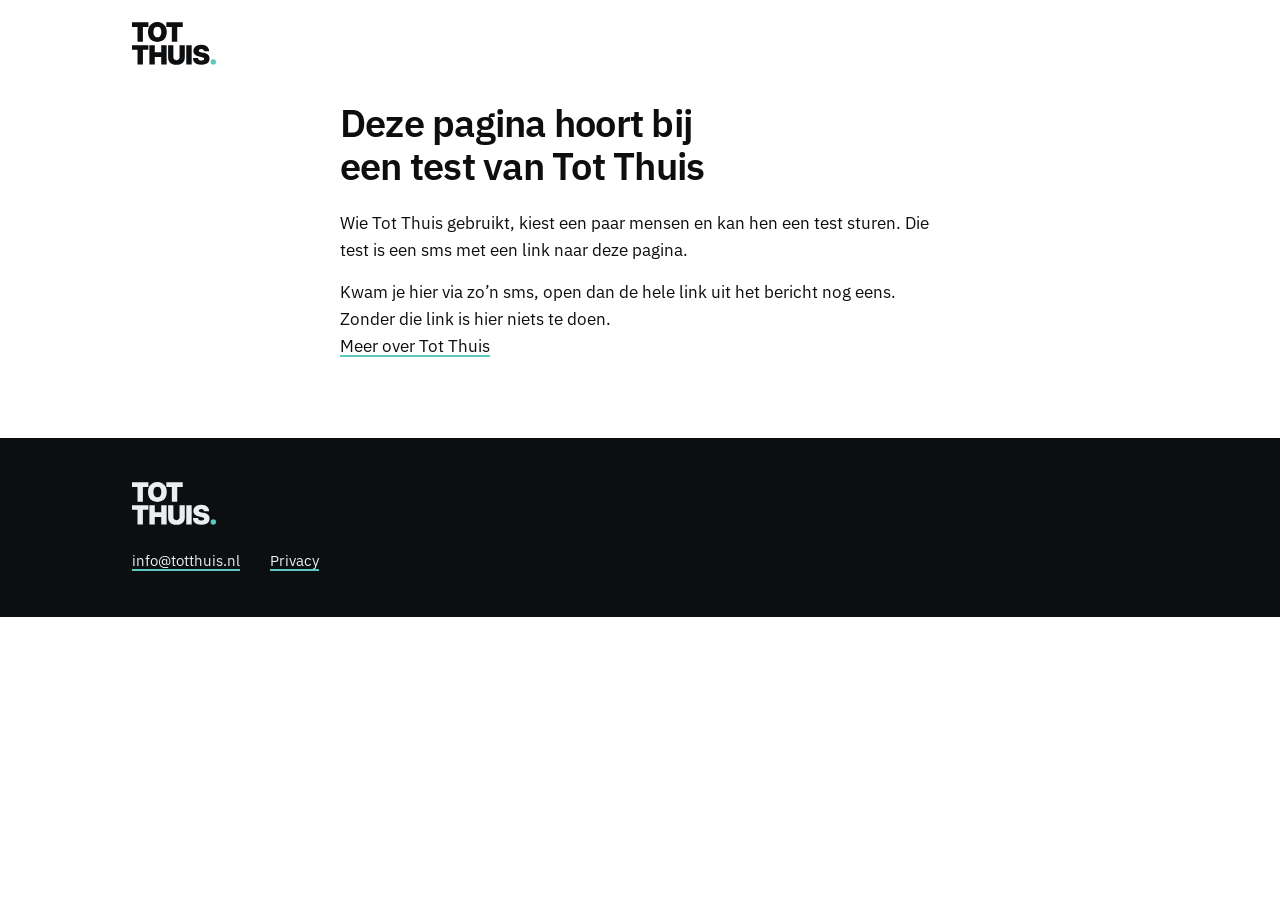
<file: t.html>
<!doctype html>
<html lang="nl">
<head>
<meta charset="utf-8">
<meta name="viewport" content="width=device-width, initial-scale=1">
<meta name="robots" content="noindex">
<meta name="referrer" content="no-referrer">
<title>Test van Tot Thuis</title>
<link rel="stylesheet" href="stijl.css">
</head>
<body>
<header class="breed kop">
  <a class="merk" href="./" aria-label="Tot Thuis"><!-- woordmerk --><svg viewBox="0 0 434.21 221.22" width="84" height="42.8" aria-hidden="true" focusable="false"><path d="M0 25.23L0 1.61L84.83 1.61L84.83 25.23L56.38 25.23L56.38 101.61L28.46 101.61L28.46 25.23L0 25.23ZM131.14 103.22Q117.51 103.22 106.47 97.25Q95.43 91.28 88.99 79.77Q82.55 68.26 82.55 51.68Q82.55 34.97 88.99 23.42Q95.43 11.88 106.47 5.94Q117.51 0 131.14 0Q144.76 0 155.77 5.94Q166.77 11.88 173.25 23.42Q179.73 34.97 179.73 51.68Q179.73 68.32 173.25 79.83Q166.77 91.34 155.77 97.28Q144.76 103.22 131.14 103.22ZM131.14 79.06Q137.71 79.06 142.28 75.81Q146.84 72.55 149.19 66.41Q151.54 60.27 151.54 51.68Q151.54 43.02 149.19 36.85Q146.84 30.67 142.28 27.42Q137.71 24.16 131.14 24.16Q124.63 24.16 120.06 27.42Q115.5 30.67 113.12 36.85Q110.73 43.02 110.73 51.68Q110.73 60.27 113.12 66.41Q115.5 72.55 120.06 75.81Q124.63 79.06 131.14 79.06ZM177.44 25.23L177.44 1.61L262.27 1.61L262.27 25.23L233.82 25.23L233.82 101.61L205.9 101.61L205.9 25.23L177.44 25.23ZM0 143.23L0 119.61L84.83 119.61L84.83 143.23L56.38 143.23L56.38 219.61L28.46 219.61L28.46 143.23L0 143.23ZM89.86 219.61L89.86 119.61L117.78 119.61L117.78 156.99L151.07 156.99L151.07 119.61L178.99 119.61L178.99 219.61L151.07 219.61L151.07 180.62L117.78 180.62L117.78 219.61L89.86 219.61ZM229.79 221.22Q216.72 221.22 207.05 216.62Q197.38 212.03 192.04 203.66Q186.7 195.29 186.7 184.04L186.7 119.61L213.82 119.61L213.82 181.76Q213.82 186.39 215.9 189.98Q217.98 193.57 221.56 195.65Q225.14 197.73 229.82 197.73Q234.49 197.73 238.08 195.67Q241.66 193.61 243.71 190.03Q245.76 186.46 245.76 181.76L245.76 119.61L272.88 119.61L272.88 184.03Q272.88 195.32 267.55 203.68Q262.22 212.05 252.54 216.64Q242.86 221.22 229.79 221.22ZM308.51 119.61L308.51 219.61L280.59 219.61L280.59 119.61L308.51 119.61ZM358.11 221.22Q344.28 221.22 334.68 217.19Q325.09 213.17 320.12 205.35Q315.15 197.53 315.15 186.32L341.53 186.32Q341.73 190.35 343.84 193.23Q345.96 196.12 349.68 197.66Q353.41 199.21 358.44 199.21Q362.87 199.21 366.16 198.1Q369.45 196.99 371.29 195.01Q373.14 193.03 373.14 190.42Q373.14 188 371.39 186.19Q369.65 184.38 366.03 183.03Q362.4 181.69 356.76 180.62L346.83 178.74Q332.33 175.99 324.68 168.54Q317.03 161.09 317.03 149.95Q317.03 140.42 322.2 133.23Q327.37 126.05 336.56 122.03Q345.76 118 357.9 118Q370.39 118 379.38 121.96Q388.37 125.92 393.34 133.37Q398.31 140.82 398.64 151.29L373.01 151.29Q372.54 146.05 368.61 143.03Q364.68 140.01 358.44 140.01Q354.55 140.01 351.53 141.12Q348.51 142.23 346.8 144.14Q345.09 146.05 345.09 148.6Q345.09 151.02 346.63 152.7Q348.17 154.38 351.5 155.62Q354.82 156.86 359.98 157.8L368.04 159.28Q376.63 160.89 382.84 163.37Q389.05 165.85 393.01 169.41Q396.96 172.97 398.84 177.66Q400.72 182.36 400.72 188.34Q400.72 198.81 395.72 206.15Q390.72 213.5 381.19 217.36Q371.66 221.22 358.11 221.22Z" fill="currentColor"/><circle class="stip" cx="420.25" cy="206.93" r="13.96"/></svg><!-- /woordmerk --></a>
</header>
<main class="kolom">
  <h1 id="titel">Deze pagina hoort bij een test van Tot Thuis</h1>
  <div id="tekst">
    <p>Wie Tot Thuis gebruikt, kiest een paar mensen en kan hen een test sturen. Die test is een sms met een link naar deze pagina.</p>
    <p>Kwam je hier via zo’n sms, open dan de hele link uit het bericht nog eens. Zonder die link is hier niets te doen.</p>
  </div>
  <button id="knop" type="button" hidden></button>
  <p id="verder"><a href="./">Meer over Tot Thuis</a></p>
  <noscript><p class="gedempt">Om te reageren op een test heeft deze pagina JavaScript nodig.</p></noscript>
  <section id="uitnodiging" hidden>
    <h2 id="uitnodiging-titel"></h2>
    <p id="uitnodiging-tekst"></p>
    <p id="uitnodiging-link"></p>
  </section>
</main>
<footer class="voet">
  <div class="breed">
    <a class="merk" href="./" aria-label="Tot Thuis"><!-- woordmerk --><svg viewBox="0 0 434.21 221.22" width="84" height="42.8" aria-hidden="true" focusable="false"><path d="M0 25.23L0 1.61L84.83 1.61L84.83 25.23L56.38 25.23L56.38 101.61L28.46 101.61L28.46 25.23L0 25.23ZM131.14 103.22Q117.51 103.22 106.47 97.25Q95.43 91.28 88.99 79.77Q82.55 68.26 82.55 51.68Q82.55 34.97 88.99 23.42Q95.43 11.88 106.47 5.94Q117.51 0 131.14 0Q144.76 0 155.77 5.94Q166.77 11.88 173.25 23.42Q179.73 34.97 179.73 51.68Q179.73 68.32 173.25 79.83Q166.77 91.34 155.77 97.28Q144.76 103.22 131.14 103.22ZM131.14 79.06Q137.71 79.06 142.28 75.81Q146.84 72.55 149.19 66.41Q151.54 60.27 151.54 51.68Q151.54 43.02 149.19 36.85Q146.84 30.67 142.28 27.42Q137.71 24.16 131.14 24.16Q124.63 24.16 120.06 27.42Q115.5 30.67 113.12 36.85Q110.73 43.02 110.73 51.68Q110.73 60.27 113.12 66.41Q115.5 72.55 120.06 75.81Q124.63 79.06 131.14 79.06ZM177.44 25.23L177.44 1.61L262.27 1.61L262.27 25.23L233.82 25.23L233.82 101.61L205.9 101.61L205.9 25.23L177.44 25.23ZM0 143.23L0 119.61L84.83 119.61L84.83 143.23L56.38 143.23L56.38 219.61L28.46 219.61L28.46 143.23L0 143.23ZM89.86 219.61L89.86 119.61L117.78 119.61L117.78 156.99L151.07 156.99L151.07 119.61L178.99 119.61L178.99 219.61L151.07 219.61L151.07 180.62L117.78 180.62L117.78 219.61L89.86 219.61ZM229.79 221.22Q216.72 221.22 207.05 216.62Q197.38 212.03 192.04 203.66Q186.7 195.29 186.7 184.04L186.7 119.61L213.82 119.61L213.82 181.76Q213.82 186.39 215.9 189.98Q217.98 193.57 221.56 195.65Q225.14 197.73 229.82 197.73Q234.49 197.73 238.08 195.67Q241.66 193.61 243.71 190.03Q245.76 186.46 245.76 181.76L245.76 119.61L272.88 119.61L272.88 184.03Q272.88 195.32 267.55 203.68Q262.22 212.05 252.54 216.64Q242.86 221.22 229.79 221.22ZM308.51 119.61L308.51 219.61L280.59 219.61L280.59 119.61L308.51 119.61ZM358.11 221.22Q344.28 221.22 334.68 217.19Q325.09 213.17 320.12 205.35Q315.15 197.53 315.15 186.32L341.53 186.32Q341.73 190.35 343.84 193.23Q345.96 196.12 349.68 197.66Q353.41 199.21 358.44 199.21Q362.87 199.21 366.16 198.1Q369.45 196.99 371.29 195.01Q373.14 193.03 373.14 190.42Q373.14 188 371.39 186.19Q369.65 184.38 366.03 183.03Q362.4 181.69 356.76 180.62L346.83 178.74Q332.33 175.99 324.68 168.54Q317.03 161.09 317.03 149.95Q317.03 140.42 322.2 133.23Q327.37 126.05 336.56 122.03Q345.76 118 357.9 118Q370.39 118 379.38 121.96Q388.37 125.92 393.34 133.37Q398.31 140.82 398.64 151.29L373.01 151.29Q372.54 146.05 368.61 143.03Q364.68 140.01 358.44 140.01Q354.55 140.01 351.53 141.12Q348.51 142.23 346.8 144.14Q345.09 146.05 345.09 148.6Q345.09 151.02 346.63 152.7Q348.17 154.38 351.5 155.62Q354.82 156.86 359.98 157.8L368.04 159.28Q376.63 160.89 382.84 163.37Q389.05 165.85 393.01 169.41Q396.96 172.97 398.84 177.66Q400.72 182.36 400.72 188.34Q400.72 198.81 395.72 206.15Q390.72 213.5 381.19 217.36Q371.66 221.22 358.11 221.22Z" fill="currentColor"/><circle class="stip" cx="420.25" cy="206.93" r="13.96"/></svg><!-- /woordmerk --></a>
    <p class="regels">
      <a href="mailto:info@totthuis.nl">info@totthuis.nl</a>
      <a href="privacy">Privacy</a>
    </p>
  </div>
</footer>
<script type="module">
  import { API } from './test/config.js'
  import { inhoud, staatNaAntwoord, tokenUitHash } from './test/pagina.js'

  const token = tokenUitHash(location.hash)
  const $ = (id) => document.getElementById(id)

  function toon(staat) {
    const i = inhoud(staat)
    $('titel').textContent = i.titel
    const tekst = $('tekst')
    tekst.replaceChildren(...i.alineas.map((a) => Object.assign(document.createElement('p'), { textContent: a })))
    const knop = $('knop')
    knop.hidden = !i.knop
    knop.disabled = false
    knop.textContent = i.knop ?? ''
    const verder = $('verder')
    verder.hidden = !i.verder
    if (i.verder) {
      const a = Object.assign(document.createElement('a'), { href: i.verder.href, textContent: i.verder.tekst })
      verder.replaceChildren(a)
    }
    const u = $('uitnodiging')
    u.hidden = !i.uitnodiging
    if (i.uitnodiging) {
      $('uitnodiging-titel').textContent = i.uitnodiging.titel
      $('uitnodiging-tekst').textContent = i.uitnodiging.tekst
      const plek = $('uitnodiging-link')
      if (i.uitnodiging.link) {
        const a = Object.assign(document.createElement('a'), { href: i.uitnodiging.link, textContent: 'Haal de app' })
        plek.replaceChildren(a)
      } else {
        plek.textContent = i.uitnodiging.zonderLink
      }
    }
  }

  // Reageren is de knop: bij het laden gaat er niets de deur uit.
  async function reageer() {
    toon({ soort: 'bezig' })
    try {
      const antwoord = await fetch(API, {
        method: 'POST',
        headers: { 'Content-Type': 'application/json' },
        body: JSON.stringify({ token }),
      })
      const body = await antwoord.json().catch(() => null)
      toon(staatNaAntwoord(antwoord.status, body))
    } catch {
      toon({ soort: 'storing' })
    }
  }

  $('knop').addEventListener('click', () => void reageer())
  toon(token ? { soort: 'vraag' } : { soort: 'geen_token' })
</script>
</body>
</html>
</file>
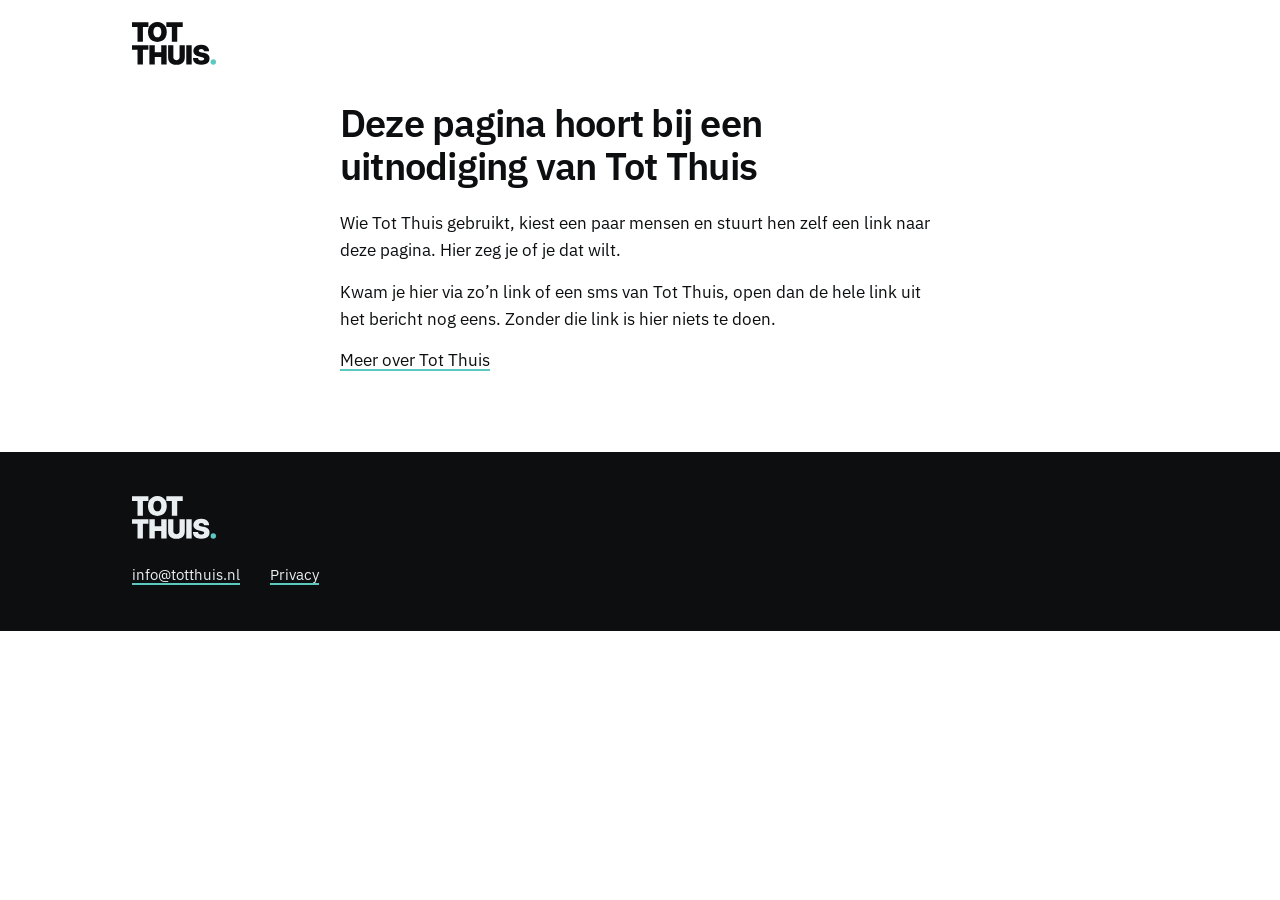
<file: u.html>
<!doctype html>
<html lang="nl">
<head>
<meta charset="utf-8">
<meta name="viewport" content="width=device-width, initial-scale=1">
<meta name="robots" content="noindex">
<meta name="referrer" content="no-referrer">
<title>Uitnodiging van Tot Thuis</title>
<link rel="stylesheet" href="stijl.css">
</head>
<body>
<header class="breed kop">
  <a class="merk" href="./" aria-label="Tot Thuis"><!-- woordmerk --><svg viewBox="0 0 434.21 221.22" width="84" height="42.8" aria-hidden="true" focusable="false"><path d="M0 25.23L0 1.61L84.83 1.61L84.83 25.23L56.38 25.23L56.38 101.61L28.46 101.61L28.46 25.23L0 25.23ZM131.14 103.22Q117.51 103.22 106.47 97.25Q95.43 91.28 88.99 79.77Q82.55 68.26 82.55 51.68Q82.55 34.97 88.99 23.42Q95.43 11.88 106.47 5.94Q117.51 0 131.14 0Q144.76 0 155.77 5.94Q166.77 11.88 173.25 23.42Q179.73 34.97 179.73 51.68Q179.73 68.32 173.25 79.83Q166.77 91.34 155.77 97.28Q144.76 103.22 131.14 103.22ZM131.14 79.06Q137.71 79.06 142.28 75.81Q146.84 72.55 149.19 66.41Q151.54 60.27 151.54 51.68Q151.54 43.02 149.19 36.85Q146.84 30.67 142.28 27.42Q137.71 24.16 131.14 24.16Q124.63 24.16 120.06 27.42Q115.5 30.67 113.12 36.85Q110.73 43.02 110.73 51.68Q110.73 60.27 113.12 66.41Q115.5 72.55 120.06 75.81Q124.63 79.06 131.14 79.06ZM177.44 25.23L177.44 1.61L262.27 1.61L262.27 25.23L233.82 25.23L233.82 101.61L205.9 101.61L205.9 25.23L177.44 25.23ZM0 143.23L0 119.61L84.83 119.61L84.83 143.23L56.38 143.23L56.38 219.61L28.46 219.61L28.46 143.23L0 143.23ZM89.86 219.61L89.86 119.61L117.78 119.61L117.78 156.99L151.07 156.99L151.07 119.61L178.99 119.61L178.99 219.61L151.07 219.61L151.07 180.62L117.78 180.62L117.78 219.61L89.86 219.61ZM229.79 221.22Q216.72 221.22 207.05 216.62Q197.38 212.03 192.04 203.66Q186.7 195.29 186.7 184.04L186.7 119.61L213.82 119.61L213.82 181.76Q213.82 186.39 215.9 189.98Q217.98 193.57 221.56 195.65Q225.14 197.73 229.82 197.73Q234.49 197.73 238.08 195.67Q241.66 193.61 243.71 190.03Q245.76 186.46 245.76 181.76L245.76 119.61L272.88 119.61L272.88 184.03Q272.88 195.32 267.55 203.68Q262.22 212.05 252.54 216.64Q242.86 221.22 229.79 221.22ZM308.51 119.61L308.51 219.61L280.59 219.61L280.59 119.61L308.51 119.61ZM358.11 221.22Q344.28 221.22 334.68 217.19Q325.09 213.17 320.12 205.35Q315.15 197.53 315.15 186.32L341.53 186.32Q341.73 190.35 343.84 193.23Q345.96 196.12 349.68 197.66Q353.41 199.21 358.44 199.21Q362.87 199.21 366.16 198.1Q369.45 196.99 371.29 195.01Q373.14 193.03 373.14 190.42Q373.14 188 371.39 186.19Q369.65 184.38 366.03 183.03Q362.4 181.69 356.76 180.62L346.83 178.74Q332.33 175.99 324.68 168.54Q317.03 161.09 317.03 149.95Q317.03 140.42 322.2 133.23Q327.37 126.05 336.56 122.03Q345.76 118 357.9 118Q370.39 118 379.38 121.96Q388.37 125.92 393.34 133.37Q398.31 140.82 398.64 151.29L373.01 151.29Q372.54 146.05 368.61 143.03Q364.68 140.01 358.44 140.01Q354.55 140.01 351.53 141.12Q348.51 142.23 346.8 144.14Q345.09 146.05 345.09 148.6Q345.09 151.02 346.63 152.7Q348.17 154.38 351.5 155.62Q354.82 156.86 359.98 157.8L368.04 159.28Q376.63 160.89 382.84 163.37Q389.05 165.85 393.01 169.41Q396.96 172.97 398.84 177.66Q400.72 182.36 400.72 188.34Q400.72 198.81 395.72 206.15Q390.72 213.5 381.19 217.36Q371.66 221.22 358.11 221.22Z" fill="currentColor"/><circle class="stip" cx="420.25" cy="206.93" r="13.96"/></svg><!-- /woordmerk --></a>
</header>
<main class="kolom">
  <h1 id="titel" tabindex="-1">Deze pagina hoort bij een uitnodiging van Tot Thuis</h1>
  <div id="tekst" class="tekst">
    <p>Wie Tot Thuis gebruikt, kiest een paar mensen en stuurt hen zelf een link naar deze pagina. Hier zeg je of je dat wilt.</p>
    <p>Kwam je hier via zo’n link of een sms van Tot Thuis, open dan de hele link uit het bericht nog eens. Zonder die link is hier niets te doen.</p>
  </div>
  <p id="stoppen" hidden></p>
  <p id="opmerking" class="opmerking" hidden></p>
  <p id="groot" class="groot" hidden></p>
  <p id="vraag" hidden></p>
  <p id="fout" class="fout" role="alert" hidden></p>
  <div id="veld" class="veld" hidden>
    <label id="veld-label" for="nummer"></label>
    <input id="nummer" type="tel" inputmode="tel" autocomplete="tel" maxlength="20">
  </div>
  <div id="knoppen" class="knoppen"></div>
  <p id="verder"><a href="./">Meer over Tot Thuis</a></p>
  <noscript><p class="gedempt">Om op een uitnodiging te antwoorden heeft deze pagina JavaScript nodig.</p></noscript>
</main>
<footer class="voet">
  <div class="breed">
    <a class="merk" href="./" aria-label="Tot Thuis"><!-- woordmerk --><svg viewBox="0 0 434.21 221.22" width="84" height="42.8" aria-hidden="true" focusable="false"><path d="M0 25.23L0 1.61L84.83 1.61L84.83 25.23L56.38 25.23L56.38 101.61L28.46 101.61L28.46 25.23L0 25.23ZM131.14 103.22Q117.51 103.22 106.47 97.25Q95.43 91.28 88.99 79.77Q82.55 68.26 82.55 51.68Q82.55 34.97 88.99 23.42Q95.43 11.88 106.47 5.94Q117.51 0 131.14 0Q144.76 0 155.77 5.94Q166.77 11.88 173.25 23.42Q179.73 34.97 179.73 51.68Q179.73 68.32 173.25 79.83Q166.77 91.34 155.77 97.28Q144.76 103.22 131.14 103.22ZM131.14 79.06Q137.71 79.06 142.28 75.81Q146.84 72.55 149.19 66.41Q151.54 60.27 151.54 51.68Q151.54 43.02 149.19 36.85Q146.84 30.67 142.28 27.42Q137.71 24.16 131.14 24.16Q124.63 24.16 120.06 27.42Q115.5 30.67 113.12 36.85Q110.73 43.02 110.73 51.68Q110.73 60.27 113.12 66.41Q115.5 72.55 120.06 75.81Q124.63 79.06 131.14 79.06ZM177.44 25.23L177.44 1.61L262.27 1.61L262.27 25.23L233.82 25.23L233.82 101.61L205.9 101.61L205.9 25.23L177.44 25.23ZM0 143.23L0 119.61L84.83 119.61L84.83 143.23L56.38 143.23L56.38 219.61L28.46 219.61L28.46 143.23L0 143.23ZM89.86 219.61L89.86 119.61L117.78 119.61L117.78 156.99L151.07 156.99L151.07 119.61L178.99 119.61L178.99 219.61L151.07 219.61L151.07 180.62L117.78 180.62L117.78 219.61L89.86 219.61ZM229.79 221.22Q216.72 221.22 207.05 216.62Q197.38 212.03 192.04 203.66Q186.7 195.29 186.7 184.04L186.7 119.61L213.82 119.61L213.82 181.76Q213.82 186.39 215.9 189.98Q217.98 193.57 221.56 195.65Q225.14 197.73 229.82 197.73Q234.49 197.73 238.08 195.67Q241.66 193.61 243.71 190.03Q245.76 186.46 245.76 181.76L245.76 119.61L272.88 119.61L272.88 184.03Q272.88 195.32 267.55 203.68Q262.22 212.05 252.54 216.64Q242.86 221.22 229.79 221.22ZM308.51 119.61L308.51 219.61L280.59 219.61L280.59 119.61L308.51 119.61ZM358.11 221.22Q344.28 221.22 334.68 217.19Q325.09 213.17 320.12 205.35Q315.15 197.53 315.15 186.32L341.53 186.32Q341.73 190.35 343.84 193.23Q345.96 196.12 349.68 197.66Q353.41 199.21 358.44 199.21Q362.87 199.21 366.16 198.1Q369.45 196.99 371.29 195.01Q373.14 193.03 373.14 190.42Q373.14 188 371.39 186.19Q369.65 184.38 366.03 183.03Q362.4 181.69 356.76 180.62L346.83 178.74Q332.33 175.99 324.68 168.54Q317.03 161.09 317.03 149.95Q317.03 140.42 322.2 133.23Q327.37 126.05 336.56 122.03Q345.76 118 357.9 118Q370.39 118 379.38 121.96Q388.37 125.92 393.34 133.37Q398.31 140.82 398.64 151.29L373.01 151.29Q372.54 146.05 368.61 143.03Q364.68 140.01 358.44 140.01Q354.55 140.01 351.53 141.12Q348.51 142.23 346.8 144.14Q345.09 146.05 345.09 148.6Q345.09 151.02 346.63 152.7Q348.17 154.38 351.5 155.62Q354.82 156.86 359.98 157.8L368.04 159.28Q376.63 160.89 382.84 163.37Q389.05 165.85 393.01 169.41Q396.96 172.97 398.84 177.66Q400.72 182.36 400.72 188.34Q400.72 198.81 395.72 206.15Q390.72 213.5 381.19 217.36Q371.66 221.22 358.11 221.22Z" fill="currentColor"/><circle class="stip" cx="420.25" cy="206.93" r="13.96"/></svg><!-- /woordmerk --></a>
    <p class="regels">
      <a href="mailto:info@totthuis.nl">info@totthuis.nl</a>
      <a href="privacy">Privacy</a>
    </p>
  </div>
</footer>
<script type="module">
  import { API } from './u/config.js'
  import { begin, inhoud, naAntwoord, naKnop } from './u/pagina.js'

  const $ = (id) => document.getElementById(id)
  let staat = null

  function zet(id, tekst) {
    const el = $(id)
    el.hidden = !tekst
    el.textContent = tekst ?? ''
  }

  function toon(vorige) {
    const i = inhoud(staat)
    $('titel').textContent = i.titel
    $('tekst').replaceChildren(...i.alineas.map((a) => Object.assign(document.createElement('p'), { textContent: a })))
    // Het mailadres als link, zonder HTML: tekst, een a-element, en de punt.
    const stoppen = $('stoppen')
    stoppen.hidden = !i.stoppen
    if (i.stoppen) stoppen.replaceChildren(i.stoppen.tekst, Object.assign(document.createElement('a'), { href: `mailto:${i.stoppen.adres}`, textContent: i.stoppen.adres }), '.')
    zet('opmerking', i.opmerking)
    zet('groot', i.groot)
    zet('vraag', i.vraag)
    zet('fout', i.fout)
    $('veld').hidden = !i.veld
    if (i.veld) {
      $('veld-label').textContent = i.veld.label
      // Haar nummer met het telefoontoetsenbord; de vier cijfers met het cijfertoetsenbord, en de telefoon mag ze uit de sms aanbieden.
      const veld = $('nummer')
      const cijfers = i.veld.soort === 'cijfers'
      veld.type = cijfers ? 'text' : 'tel'
      veld.inputMode = cijfers ? 'numeric' : 'tel'
      veld.autocomplete = cijfers ? 'one-time-code' : 'tel'
      veld.maxLength = cijfers ? 6 : 20
      veld.value = i.veld.waarde
    }
    $('knoppen').replaceChildren(
      ...i.knoppen.map((k) => {
        const b = Object.assign(document.createElement('button'), { type: 'button', textContent: k.tekst, disabled: staat.bezig === true })
        if (k.tweede) b.className = 'tweede'
        b.dataset.knop = k.id
        return b
      })
    )
    const verder = $('verder')
    verder.hidden = !i.verder
    if (i.verder) verder.replaceChildren(Object.assign(document.createElement('a'), { href: i.verder.href, textContent: i.verder.tekst }))
    // Een nieuwe stap begint bovenaan, en de voorlezer leest hem vanaf de kop; bij een fout staat zij weer in het veld.
    const nieuw = vorige !== null && vorige.soort !== staat.soort
    if (i.veld && (nieuw || i.fout)) $('nummer').focus()
    else if (nieuw) {
      window.scrollTo(0, 0)
      $('titel').focus()
    }
  }

  // Alleen wat begin, naKnop en naAntwoord vragen, gaat de deur uit. Bij het laden is dat bekijken, en dat verandert niets.
  async function ga(stap) {
    const vorige = staat
    staat = stap.staat
    toon(vorige)
    if (!stap.verzoek) return
    let status = 0
    let body = null
    try {
      const antwoord = await fetch(API, {
        method: 'POST',
        headers: { 'Content-Type': 'application/json' },
        body: JSON.stringify(stap.verzoek),
      })
      status = antwoord.status
      body = await antwoord.json().catch(() => null)
    } catch {
      status = 0
    }
    await ga(naAntwoord(staat, status, body))
  }

  $('knoppen').addEventListener('click', (e) => {
    const knop = e.target.closest('button[data-knop]')
    if (knop) void ga(naKnop(staat, knop.dataset.knop, $('nummer').value))
  })
  $('nummer').addEventListener('keydown', (e) => {
    const veld = inhoud(staat).veld
    if (e.key === 'Enter' && veld) void ga(naKnop(staat, veld.knop, $('nummer').value))
  })
  // Een andere link in hetzelfde tabblad: opnieuw beginnen, met alleen bekijken.
  addEventListener('hashchange', () => location.reload())
  void ga(begin(location.hash))
</script>
</body>
</html>
</file>
<file: stijl.css>
/* Tot Thuis op het web. Licht, met de letters en kleuren van de app als
   accent: inkt, nacht en accent komen uit design/tokens.json; het web voegt
   alleen lichte vlakken en een gedempte inkt toe. Elke kleur staat hier één
   keer, in :root; de toetsen rekenen het contrast na. De letters staan op de
   site zelf: de pagina laadt niets van een andere partij. */

@font-face {
  font-family: 'IBM Plex Sans';
  src: url('fonts/IBMPlexSans-Regular.ttf') format('truetype');
  font-weight: 400;
  font-display: swap;
}
@font-face {
  font-family: 'IBM Plex Sans';
  src: url('fonts/IBMPlexSans-SemiBold.ttf') format('truetype');
  font-weight: 600;
  font-display: swap;
}

:root {
  --papier: #FFFFFF;
  --vlak: #EEF2F4;
  --rand: #D3DBE0;
  --inkt: #0C0E10;
  --inkt-gedempt: #4B5761;
  --accent: #5CC9C0;
  --nacht: #0C0E10;
  --nacht-paneel: #14181B;
  --nacht-tekst: #E9EEF1;
  color-scheme: light;
}

* { box-sizing: border-box; }

html { -webkit-text-size-adjust: 100%; }

body {
  margin: 0;
  background: var(--papier);
  color: var(--inkt);
  font: 400 17px/1.6 'IBM Plex Sans', system-ui, -apple-system, sans-serif;
}

h1, h2, h3 { font-weight: 600; letter-spacing: -0.02em; text-wrap: balance; margin: 0; }
h2 { font-size: 29px; line-height: 1.2; }
h3 { font-size: 19px; line-height: 1.3; }
p { margin: 0 0 14px; }
p:last-child { margin-bottom: 0; }

a { color: var(--inkt); text-decoration-line: underline; text-decoration-color: var(--accent); text-decoration-thickness: 2px; text-underline-offset: 3px; }
a:hover { text-decoration-thickness: 3px; }
a:focus-visible, button:focus-visible { outline: 2px solid var(--inkt); outline-offset: 3px; border-radius: 2px; }

.breed { max-width: 1080px; margin: 0 auto; padding: 0 20px; }
.smal { max-width: 40rem; }
.gedempt { color: var(--inkt-gedempt); }
.klein { font-size: 15px; line-height: 1.55; }

/* Kop en woordmerk */
.kop { display: flex; align-items: center; justify-content: space-between; gap: 10px 24px; padding-top: 22px; padding-bottom: 22px; flex-wrap: wrap; }
/* Het woordmerk is een vorm uit scripts/maak-woordmerk.py, in twee varianten
   uit dezelfde vector: donkere letters op licht (de kop), lichte letters op
   donker (de voet). De stip is in beide de accentkleur (DESIGNSYSTEEM,
   Woordmerk). */
.merk { display: inline-block; line-height: 0; color: var(--inkt); text-decoration: none; }
.merk svg { display: block; width: 84px; height: auto; }
.merk .stip { fill: var(--accent); }
.kop nav { display: flex; gap: 6px 20px; flex-wrap: wrap; font-size: 15px; }

/* De opening */
.opening { display: grid; grid-template-columns: 1fr; gap: 40px; padding-top: 22px; padding-bottom: 64px; }
.opening h1 { font-size: clamp(32px, 6.2vw, 52px); line-height: 1.08; }
.opening h1 span { color: var(--inkt-gedempt); }
.opening .uitleg { font-size: 19px; line-height: 1.55; margin-top: 22px; max-width: 34rem; }
.opening .stand { margin-top: 16px; }

.toestellen { display: flex; gap: 16px; justify-content: center; align-items: flex-start; margin: 0; }
.toestel { margin: 0; flex: 0 1 230px; min-width: 0; }
.toestel:nth-child(2) { margin-top: 44px; }
.toestel img { display: block; width: 100%; height: auto; border: 7px solid var(--nacht-paneel); border-radius: 36px; background: var(--nacht); }
.onderschrift { text-align: center; margin-top: 16px; }

/* Blokken */
.blok { padding-top: 64px; padding-bottom: 64px; }
.blok.vlak { background: var(--vlak); color: var(--inkt); }
.opening + .blok { padding-top: 0; }
.blok h2 { margin-bottom: 22px; }

.cijfers { display: grid; grid-template-columns: 1fr; gap: 16px; margin-top: 30px; }
.cijfer { background: var(--papier); color: var(--inkt); border-top: 4px solid var(--accent); border-radius: 10px; padding: 22px; display: flex; flex-direction: column; gap: 10px; }
.cijfer .getal { font-size: 44px; line-height: 1; font-weight: 600; letter-spacing: -0.03em; }
.cijfer p { margin: 0; }
.cijfer .bron { margin-top: auto; padding-top: 6px; }

.stappen { list-style: none; padding: 0; margin: 30px 0 0; display: grid; gap: 30px; }
.stappen li { display: grid; grid-template-columns: 40px minmax(0, 1fr); gap: 16px; }
.nummer { width: 40px; height: 40px; border-radius: 50%; background: var(--accent); color: var(--inkt); display: grid; place-items: center; font-weight: 600; }
.stappen h3 { margin: 6px 0 10px; }

.sms { margin: 16px 0 0; max-width: 27rem; }
.sms figcaption { font-size: 14px; font-weight: 600; margin-bottom: 6px; }
.sms blockquote { margin: 0; background: var(--vlak); color: var(--inkt); border-radius: 18px 18px 18px 6px; padding: 14px 16px; font-size: 16px; line-height: 1.5; overflow-wrap: anywhere; }

.tijdlijn { display: grid; gap: 22px; margin-top: 30px; }
.fase { border-left: 4px solid var(--rand); padding-left: 20px; }
.fase.nu { border-left-color: var(--accent); }
.fase h3 { margin-bottom: 6px; }

/* De voet */
.voet { background: var(--nacht); color: var(--nacht-tekst); padding-top: 44px; padding-bottom: 44px; }
.voet a { color: inherit; }
.voet .merk { color: var(--nacht-tekst); }
.voet .regels { display: flex; flex-wrap: wrap; gap: 10px 30px; margin-top: 16px; font-size: 15px; }

/* De testpagina en de privacypagina: één kolom */
.kolom { max-width: 40rem; margin: 0 auto; padding: 0 20px 64px; }
.kolom h1 { font-size: clamp(29px, 5vw, 38px); line-height: 1.15; margin: 14px 0 22px; }
.kolom h2 { font-size: 22px; margin: 44px 0 14px; }
.kolom ul { padding-left: 22px; margin: 0 0 14px; }
.kolom li { margin-bottom: 6px; }

button {
  display: block;
  width: 100%;
  min-height: 56px;
  margin: 22px 0 14px;
  padding: 14px 16px;
  border: 0;
  border-radius: 8px;
  background: var(--nacht-paneel);
  color: var(--nacht-tekst);
  font: inherit;
  font-weight: 600;
  cursor: pointer;
}
button[disabled] { opacity: 0.6; cursor: default; }

/* De uitnodiging (/u): een tweede keuze, haar nummer groot, en een veld */
button.tweede { background: var(--papier); color: var(--inkt); border: 2px solid var(--nacht-paneel); }
.knoppen button + button { margin-top: 0; }
.tekst:not(:empty) { margin-bottom: 14px; }
.opmerking { background: var(--vlak); color: var(--inkt); border-radius: 10px; padding: 14px 16px; }
.groot { font-size: clamp(30px, 8vw, 40px); line-height: 1.2; font-weight: 600; letter-spacing: 0.03em; font-variant-numeric: tabular-nums; margin: 4px 0 18px; }
.fout { font-weight: 600; border-left: 4px solid var(--inkt); padding-left: 12px; }
.veld { margin: 0 0 8px; }
.veld label { display: block; font-weight: 600; margin-bottom: 8px; }
.veld input { display: block; width: 100%; min-height: 56px; padding: 12px 14px; border: 2px solid var(--inkt-gedempt); border-radius: 8px; background: var(--papier); color: var(--inkt); font: inherit; font-size: 22px; letter-spacing: 0.03em; }
.veld input:focus-visible { outline: 2px solid var(--inkt); outline-offset: 3px; }
#titel:focus { outline: none; }

[hidden] { display: none !important; }

@media (min-width: 760px) {
  /* Alleen opzij: de kop houdt zo zijn ruimte boven en onder. */
  .breed { padding-left: 32px; padding-right: 32px; }
  .opening { grid-template-columns: 1.1fr 1fr; align-items: center; padding-top: 30px; padding-bottom: 96px; }
  .cijfers { grid-template-columns: repeat(3, 1fr); }
  .blok { padding-top: 96px; padding-bottom: 96px; }
  .tijdlijn { grid-template-columns: repeat(3, 1fr); }
}
</file>
